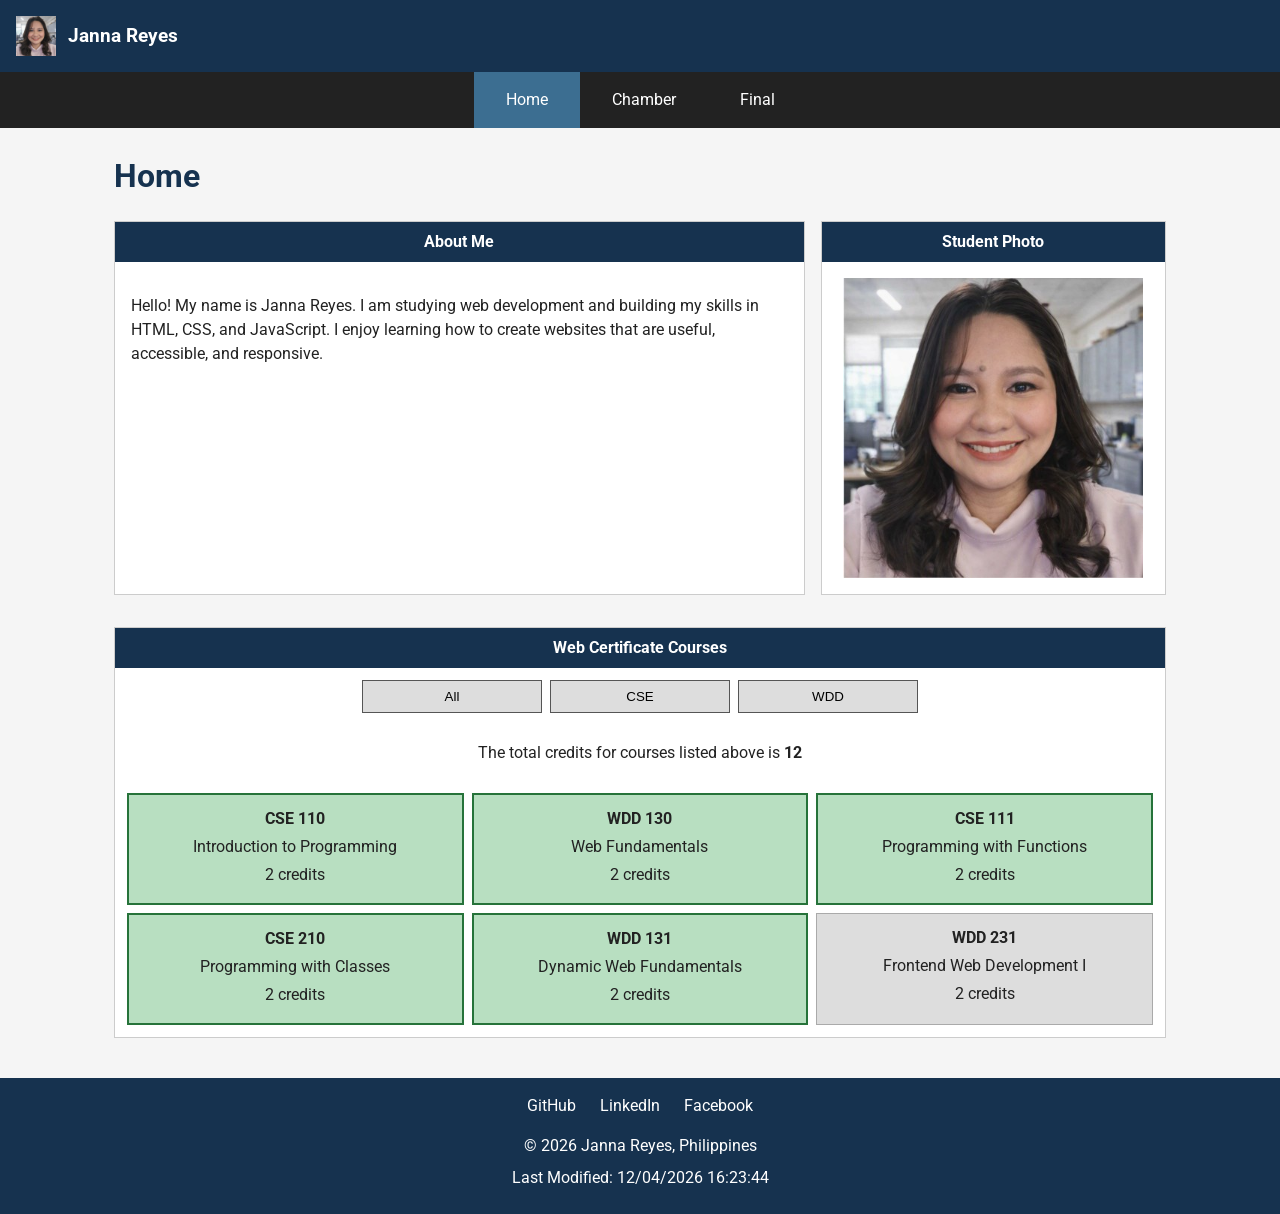
<file: index.html>
<!DOCTYPE html>
<html lang="en">

<head>
    <meta charset="UTF-8">
    <meta name="description" content="Janna Reyes WDD231 course home page">
    <meta name="author" content="Janna Reyes">
    <meta name="viewport" content="width=device-width, initial-scale=1.0">

    <title>Janna Reyes | WDD231</title>

    <link rel="stylesheet" href="styles/small.css">
    <link rel="stylesheet" href="styles/larger.css">

    <script src="scripts/main.js" defer></script>
</head>

<body>

    <header>
        <div class="site-name">
            <img src="images/logo.jpg" alt="Janna Reyes logo" width="40" height="40">
            <span>Janna Reyes</span>
        </div>

        <button id="menuButton" class="hamburger" aria-label="Open navigation menu" aria-expanded="false">
            ☰
        </button>
    </header>

    <nav>
        <ul id="navMenu">
            <li>
                <a href="index.html" class="active">Home</a>
            </li>
            <li>
                <a href="chamber.html">Chamber</a>
            </li>
            <li>
                <a href="final.html">Final</a>
            </li>
        </ul>
    </nav>

    <main>

        <h1>Home</h1>

        <div class="home-grid">

            <section class="about">
                <h2>About Me</h2>

                <div class="about-content">
                    <p>
                        Hello! My name is Janna Reyes. I am studying web development
                        and building my skills in HTML, CSS, and JavaScript. I enjoy
                        learning how to create websites that are useful, accessible,
                        and responsive.
                    </p>
                </div>
            </section>

            <section class="photo">
                <h2>Student Photo</h2>

                <img src="images/logo.jpg" alt="Photo of Janna Reyes" width="300" height="300">
            </section>

            <section class="certificate">
                <h2>Web Certificate Courses</h2>

                <div class="course-buttons">
                    <button id="allBtn">All</button>
                    <button id="cseBtn">CSE</button>
                    <button id="wddBtn">WDD</button>
                </div>

                <p class="credits">
                    The total credits for courses listed above is
                    <strong id="totalCredits">0</strong>
                </p>

                <div id="courses" class="courses"></div>
            </section>

        </div>

    </main>

    <footer>

        <div class="social-links">
            <a href="https://github.com/" target="_blank" rel="noopener noreferrer">
                GitHub
            </a>

            <a href="https://www.linkedin.com/" target="_blank" rel="noopener noreferrer">
                LinkedIn
            </a>

            <a href="https://www.facebook.com/" target="_blank" rel="noopener noreferrer">
                Facebook
            </a>
        </div>

        <p>
            &copy; <span id="year"></span> Janna Reyes, Philippines
        </p>

        <p id="lastModified"></p>

    </footer>

</body>

</html>
</file>
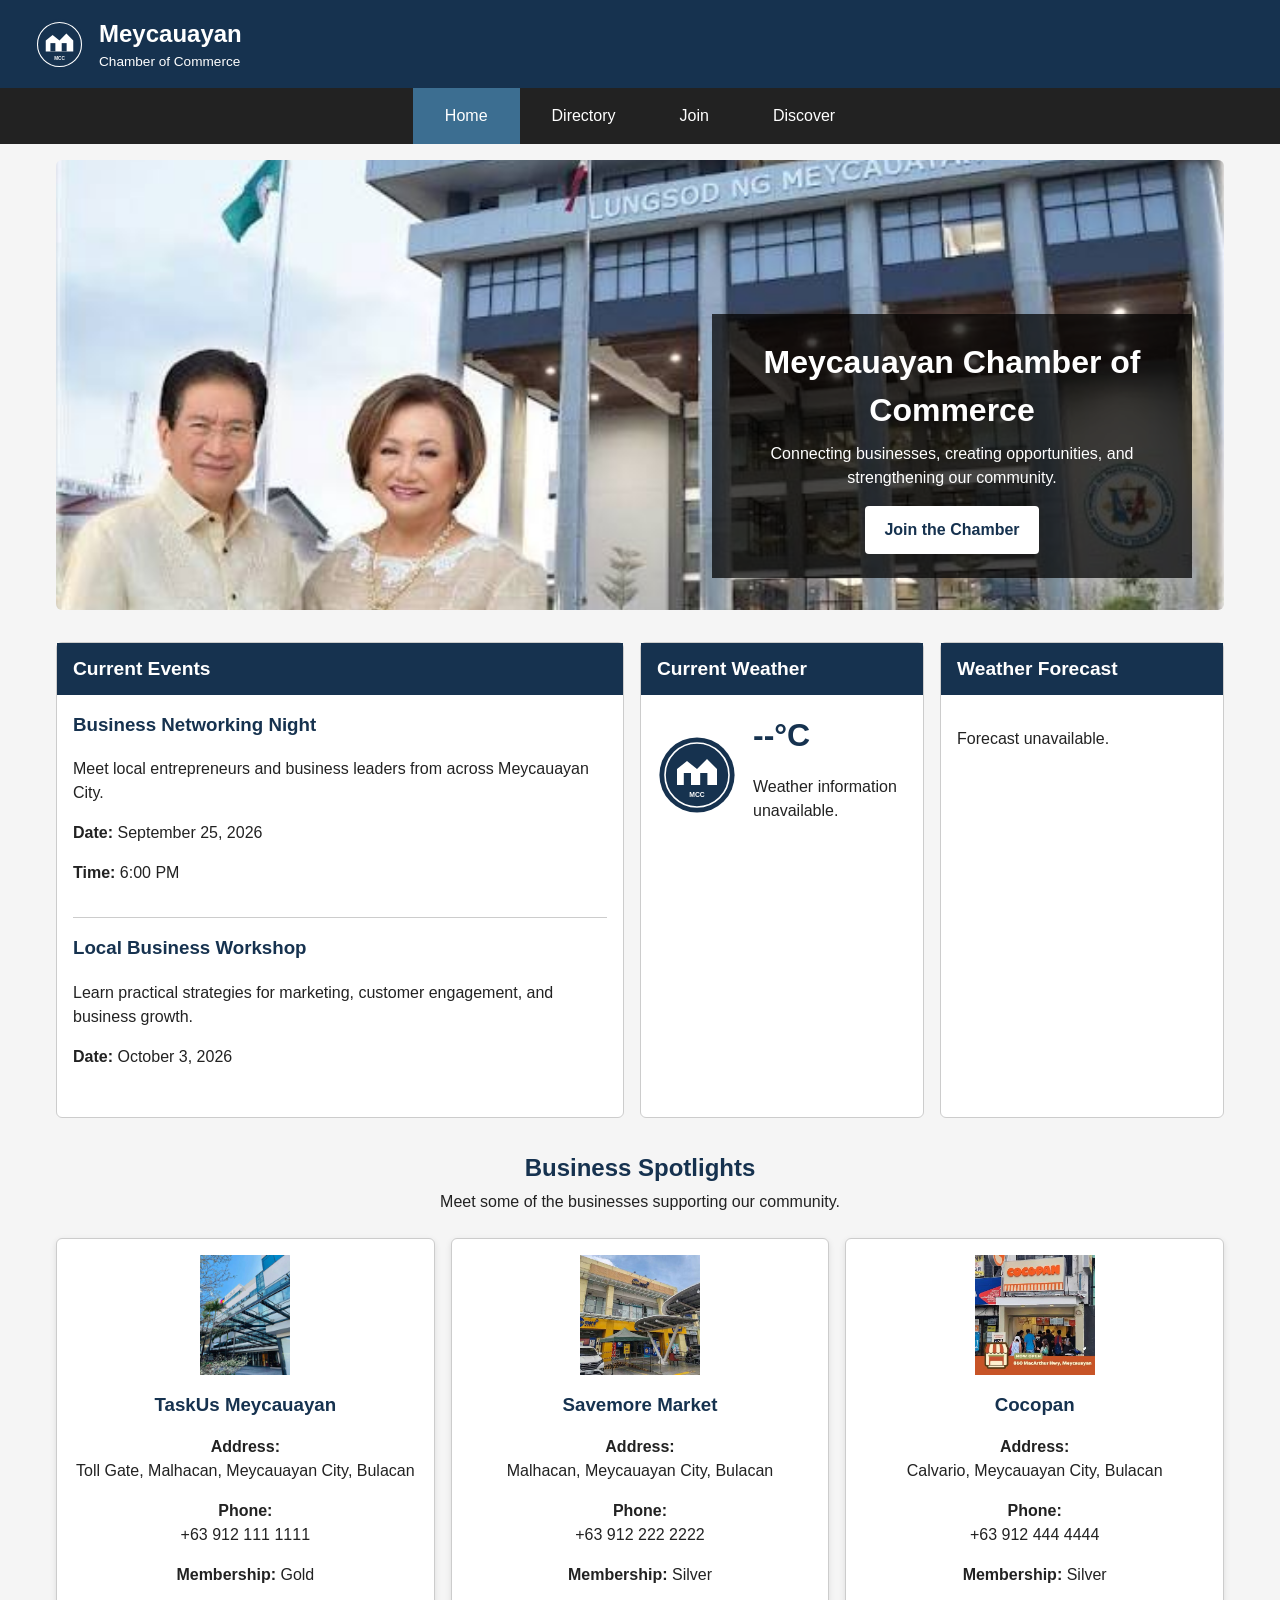
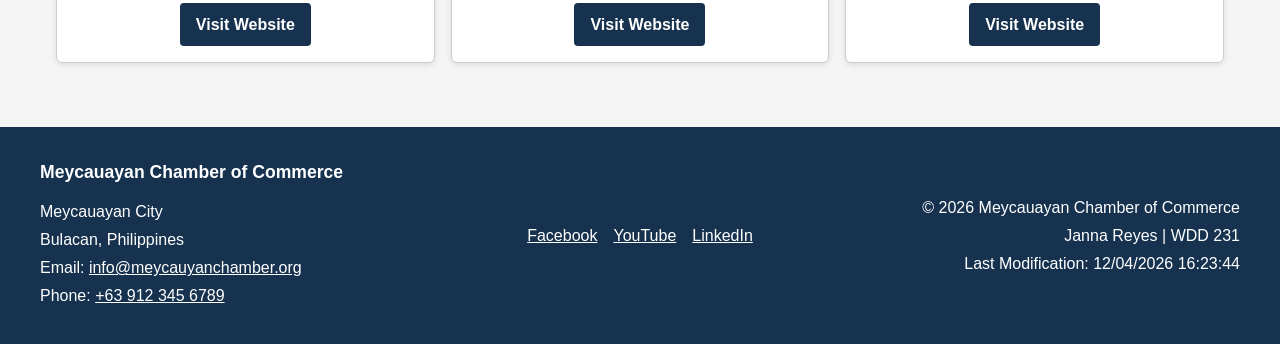
<file: chamber/index.html>
<!DOCTYPE html>
<html lang="en">

<head>
    <meta charset="UTF-8">
    <meta name="viewport" content="width=device-width, initial-scale=1.0">

    <meta name="description"
        content="Welcome to the Meycauayan Chamber of Commerce. Discover local businesses, community events, weather, and opportunities in Meycauayan City, Bulacan.">

    <meta name="author" content="Janna Reyes">

    <title>Meycauayan Chamber of Commerce | Home</title>

    <!-- Favicon -->
    <link rel="icon" href="images/chamber-logo.svg" type="image/svg+xml">

    <!-- Open Graph -->
    <meta property="og:title" content="Meycauayan Chamber of Commerce">

    <meta property="og:description"
        content="Supporting businesses and strengthening the community of Meycauayan City, Bulacan.">

    <meta property="og:image" content="https://jannareyes04.github.io/wdd231/chamber/images/hero-meycauayan.jpg">

    <meta property="og:url" content="https://jannareyes04.github.io/wdd231/chamber/">

    <meta property="og:type" content="website">

    <!-- CSS -->
    <link rel="stylesheet" href="styles/normalize.css">
    <link rel="stylesheet" href="styles/small.css">
    <link rel="stylesheet" href="styles/larger.css">

    <!-- JavaScript -->
    <script src="scripts/home.js" defer></script>
</head>

<body>

    <!-- HEADER -->

    <header>

        <div class="brand">

            <img src="images/chamber-logo.svg" alt="Meycauayan Chamber of Commerce logo" width="60" height="60">

            <div class="brand-name">
                <span>Meycauayan</span>
                <p>Chamber of Commerce</p>
            </div>

        </div>

        <button id="menuButton" class="hamburger" type="button" aria-label="Open navigation menu" aria-expanded="false"
            aria-controls="navMenu">
            ☰
        </button>

    </header>


    <!-- NAVIGATION -->

    <nav>

        <ul id="navMenu">

            <li>
                <a href="index.html" class="active">Home</a>
            </li>

            <li>
                <a href="directory.html">Directory</a>
            </li>

            <li>
                <a href="join.html">Join</a>
            </li>

            <li>
                <a href="discover.html">Discover</a>
            </li>

        </ul>

    </nav>


    <main class="home-main">

        <!-- HERO -->

        <section class="hero">

            <img src="images/hero-meycauayan.jpg" alt="View of Meycauayan City, Bulacan" width="1200" height="500">

            <div class="hero-content">

                <h1>Meycauayan Chamber of Commerce</h1>

                <p>
                    Connecting businesses, creating opportunities,
                    and strengthening our community.
                </p>

                <a href="join.html" class="cta-button">
                    Join the Chamber
                </a>

            </div>

        </section>


        <!-- HOME CONTENT -->

        <section class="home-content">

            <!-- EVENTS -->

            <article class="home-card events">

                <h2>Current Events</h2>

                <div class="event">

                    <h3>Business Networking Night</h3>

                    <p>
                        Meet local entrepreneurs and business leaders
                        from across Meycauayan City.
                    </p>

                    <p>
                        <strong>Date:</strong>
                        September 25, 2026
                    </p>

                    <p>
                        <strong>Time:</strong>
                        6:00 PM
                    </p>

                </div>

                <div class="event">

                    <h3>Local Business Workshop</h3>

                    <p>
                        Learn practical strategies for marketing,
                        customer engagement, and business growth.
                    </p>

                    <p>
                        <strong>Date:</strong>
                        October 3, 2026
                    </p>

                </div>

            </article>


            <!-- CURRENT WEATHER -->

            <article class="home-card weather">

                <h2>Current Weather</h2>

                <div class="current-weather">

                    <img id="weatherIcon" src="images/chamber-logo.svg" alt="" width="80" height="80">

                    <div>

                        <p class="temperature">
                            <span id="currentTemp">--</span>°C
                        </p>

                        <p id="weatherDescription">
                            Loading weather...
                        </p>

                    </div>

                </div>

            </article>


            <!-- FORECAST -->

            <article class="home-card forecast">

                <h2>Weather Forecast</h2>

                <div id="forecastContainer">

                    <p>
                        Loading forecast...
                    </p>

                </div>

            </article>

        </section>


        <!-- MEMBER SPOTLIGHTS -->

        <section class="spotlight-section">

            <h2>Business Spotlights</h2>

            <p class="spotlight-intro">
                Meet some of the businesses supporting our community.
            </p>

            <div id="spotlights" class="spotlight-container">

                <!-- Generated by JavaScript -->

            </div>

        </section>

    </main>


    <!-- FOOTER -->

    <footer>

        <div class="footer-container">

            <div class="contact-info">

                <h2>Meycauayan Chamber of Commerce</h2>

                <p>Meycauayan City</p>
                <p>Bulacan, Philippines</p>

                <p>
                    Email:
                    <a href="mailto:info@meycauyanchamber.org">
                        info@meycauyanchamber.org
                    </a>
                </p>

                <p>
                    Phone:
                    <a href="tel:+639123456789">
                        +63 912 345 6789
                    </a>
                </p>

            </div>


            <div class="social-links">

                <a href="https://www.facebook.com/" target="_blank" rel="noopener noreferrer">
                    Facebook
                </a>

                <a href="https://www.youtube.com/" target="_blank" rel="noopener noreferrer">
                    YouTube
                </a>

                <a href="https://www.linkedin.com/" target="_blank" rel="noopener noreferrer">
                    LinkedIn
                </a>

            </div>


            <div class="development-info">

                <p>
                    © <span id="currentYear"></span>
                    Meycauayan Chamber of Commerce
                </p>

                <p>Janna Reyes | WDD 231</p>

                <p id="lastModified"></p>

            </div>

        </div>

    </footer>

</body>

</html>
</file>
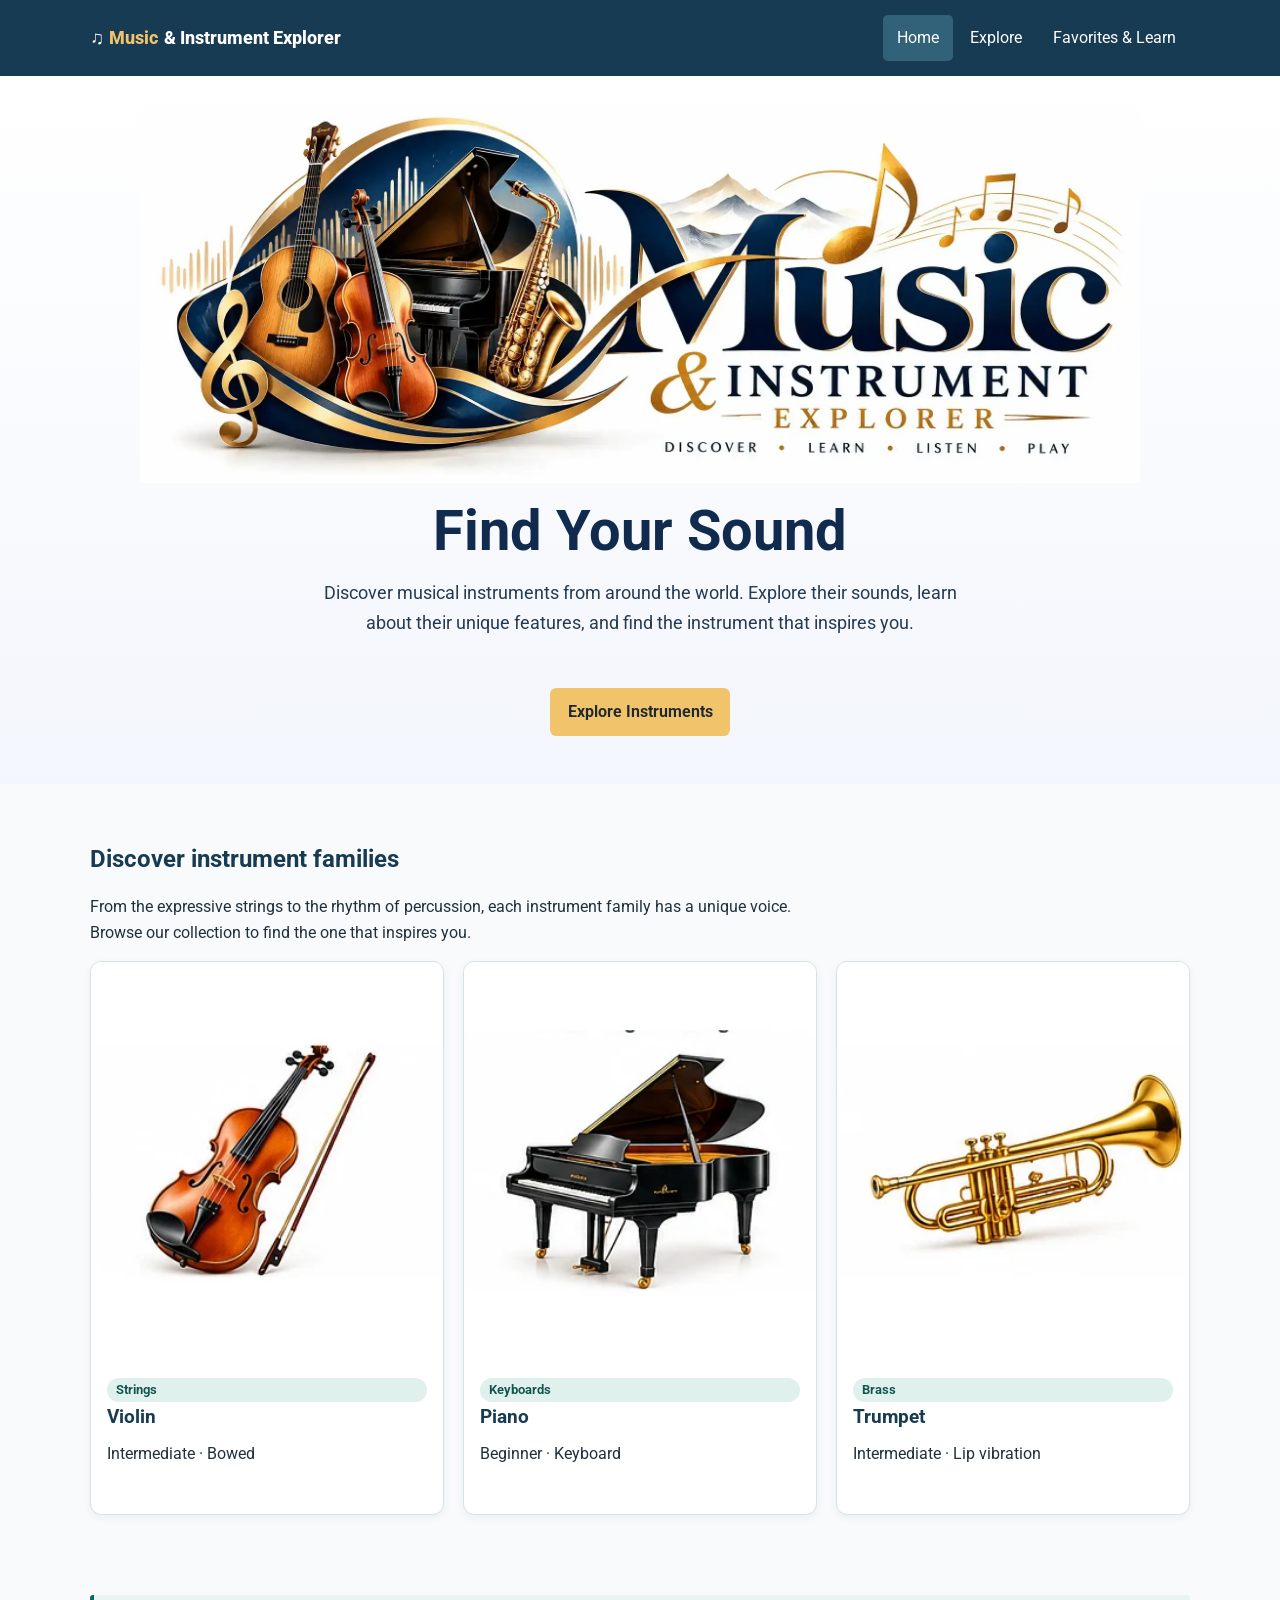
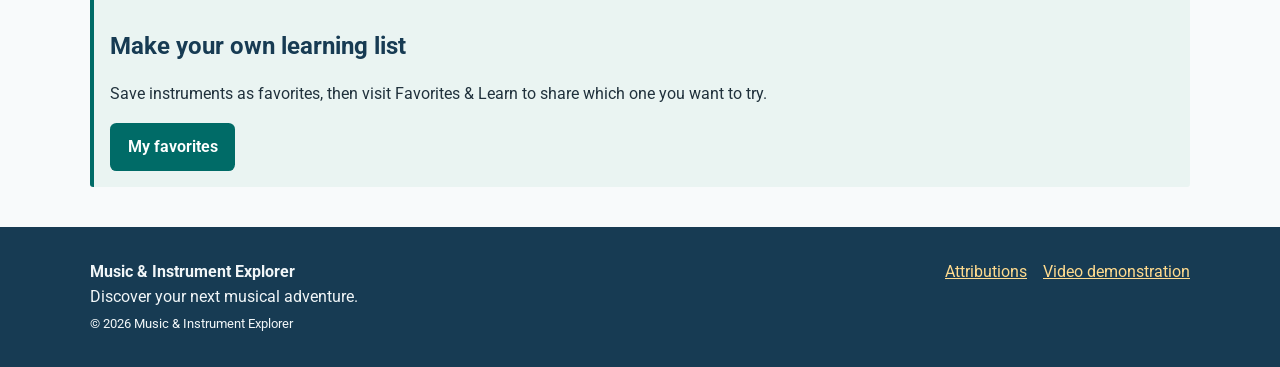
<file: final/index.html>
<!DOCTYPE html>
<html lang="en">


<head>
    <meta charset="utf-8">
    <meta name="viewport" content="width=device-width, initial-scale=1.0">

    <title>Home | Music &amp; Instrument Explorer</title>

    <meta name="description"
        content="Discover 20 musical instruments, explore their sounds and families, and find the perfect instrument to begin your musical journey.">

    <meta name="author" content="Janna Reyes">

    <!-- Open Graph Metadata -->
    <meta property="og:type" content="website">

    <meta property="og:title" content="Home | Music &amp; Instrument Explorer">

    <meta property="og:description"
        content="Discover musical instruments, explore their unique features, and find the sound that inspires you.">

    <meta property="og:image" content="https://jannareyes04.github.io/wdd231/final/images/music-logo.webp">

    <meta property="og:url" content="https://jannareyes04.github.io/wdd231/final/">

    <!-- Favicon -->
    <link rel="icon" href="images/favicon.svg" type="image/svg+xml">

    <!-- Google Fonts -->
    <link rel="preconnect" href="https://fonts.googleapis.com">

    <link rel="preconnect" href="https://fonts.gstatic.com" crossorigin>

    <link href="https://fonts.googleapis.com/css2?family=Roboto:wght@400;500;700&display=swap" rel="stylesheet">

    <!-- CSS -->
    <link rel="stylesheet" href="styles/base.css">
    <link rel="stylesheet" href="styles/responsive.css">

    <!-- JavaScript -->
    <script type="module" src="scripts/home.js"></script>
</head>


<body>
    <a class="skip" href="#main">
        Skip to main content
    </a>
    <header class="site-header">
        <div class="container header-inner">
            <a class="brand" href="index.html">
                ♫
                <span>
                    Music
                </span>
                &amp; Instrument Explorer
            </a>
            <button aria-controls="primary-nav" aria-expanded="false" aria-label="Toggle navigation" class="menu-toggle"
                type="button">
                ☰
            </button>
            <nav aria-label="Main navigation" id="primary-nav">
                <ul>
                    <li>
                        <a data-page="index" href="index.html">
                            Home
                        </a>
                    </li>
                    <li>
                        <a data-page="explore" href="explore.html">
                            Explore
                        </a>
                    </li>
                    <li>
                        <a data-page="favorites" href="favorites.html">
                            Favorites &amp; Learn
                        </a>
                    </li>
                </ul>
            </nav>
        </div>
    </header>
    <main id="main">
        <section class="hero">
            <div class="container hero-content">

                <img src="images/music-logo.webp" alt="Music and Instrument Explorer logo featuring musical instruments"
                    class="hero-logo" width="1536" height="768" fetchpriority="high">

                <h1>Find Your Sound</h1>

                <p>
                    Discover musical instruments from around the world.
                    Explore their sounds, learn about their unique
                    features, and find the instrument that inspires you.
                </p>

                <a href="explore.html" class="button">
                    Explore Instruments
                </a>

            </div>
        </section>
        <section class="container">
            <h2>
                Discover instrument families
            </h2>
            <p class="intro">
                From the expressive strings to the rhythm of percussion, each instrument family has a unique voice.
                Browse our collection to find the one that inspires you.
            </p>
            <div aria-live="polite" class="cards" id="featured">
            </div>
        </section>
        <section class="container">
            <div class="notice">
                <h2>
                    Make your own learning list
                </h2>
                <p>
                    Save instruments as favorites, then visit Favorites &amp; Learn to share which one you want to try.
                </p>
                <a class="button" href="favorites.html">
                    My favorites
                </a>
            </div>
        </section>
    </main>
    <footer class="site-footer">
        <div class="container footer-inner">
            <div>
                <strong>
                    Music &amp; Instrument Explorer
                </strong>
                <div>
                    Discover your next musical adventure.
                </div>
                <small>
                    ©
                    <span id="year">
                    </span>
                    Music &amp; Instrument Explorer
                </small>
            </div>
            <div class="footer-links">
                <a href="attributions.html">
                    Attributions
                </a>
                <a data-video-link="" href="https://youtu.be/FtwX4dwDrbc">
                    Video demonstration
                </a>
            </div>
        </div>
    </footer>
</body>

</html>
</file>
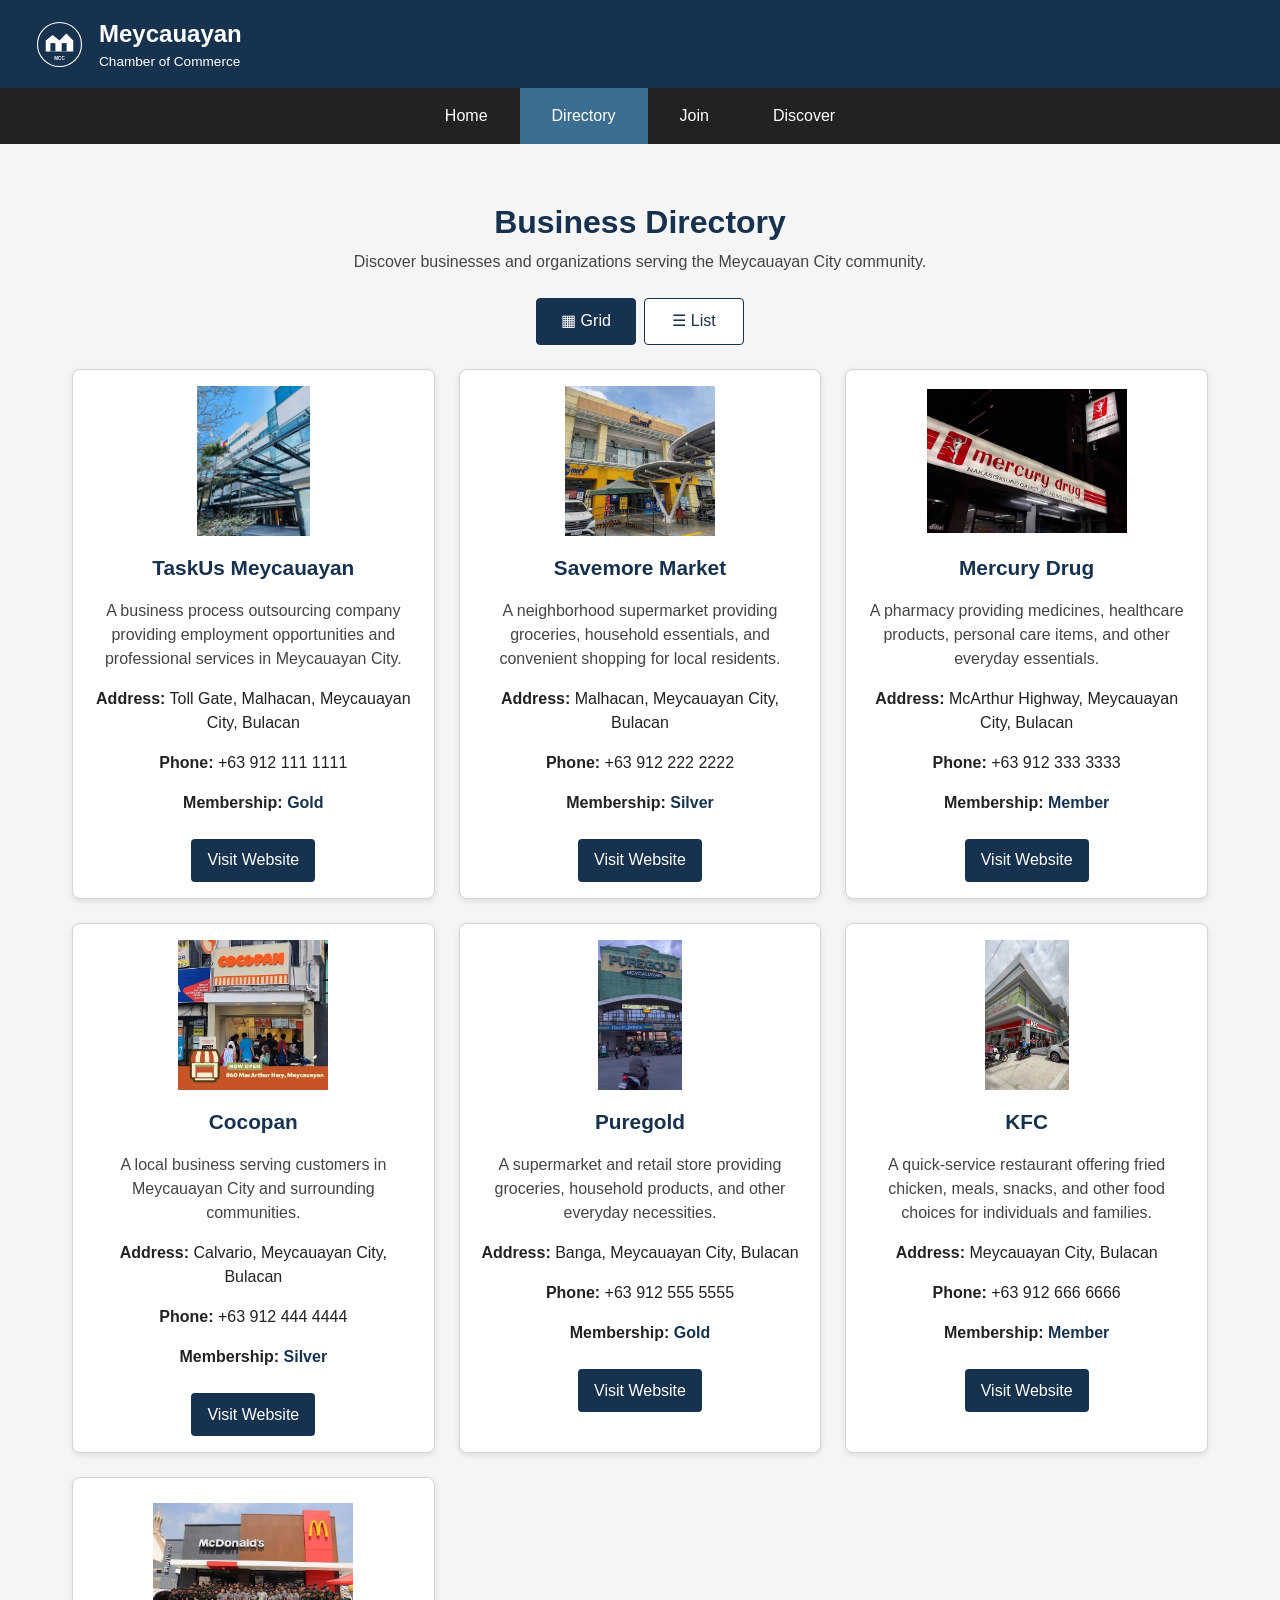
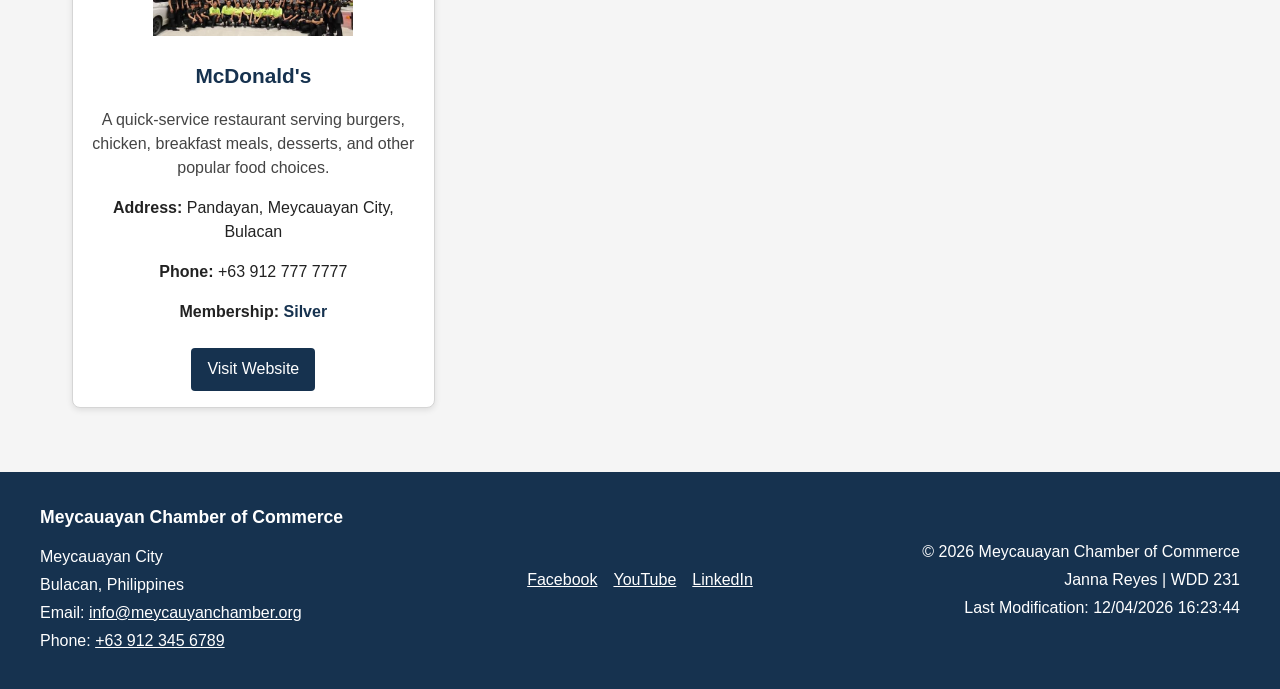
<file: chamber/directory.html>
<!DOCTYPE html>
<html lang="en">

<head>
    <meta charset="UTF-8">
    <meta name="viewport" content="width=device-width, initial-scale=1.0">

    <meta name="description"
        content="Explore local businesses and organizations in the Meycauayan Chamber of Commerce directory.">

    <meta name="author" content="Janna Reyes">

    <title>Meycauayan Chamber of Commerce | Directory</title>

    <!-- Favicon -->
    <link rel="icon" href="images/chamber-logo.svg" type="image/svg+xml">

    <!-- Facebook Open Graph Meta Tags -->
    <meta property="og:title" content="Meycauayan Chamber of Commerce | Business Directory">

    <meta property="og:description"
        content="Discover businesses and organizations serving Meycauayan City, Bulacan through the Meycauayan Chamber of Commerce.">

    <meta property="og:image" content="https://jannareyes04.github.io/wdd231/chamber/images/chamber-logo.svg">

    <meta property="og:url" content="https://jannareyes04.github.io/wdd231/chamber/directory.html">

    <meta property="og:type" content="website">

    <!-- CSS -->
    <link rel="stylesheet" href="styles/normalize.css">
    <link rel="stylesheet" href="styles/small.css">
    <link rel="stylesheet" href="styles/larger.css">

    <!-- JavaScript -->
    <script src="scripts/directory.js" defer></script>
</head>

<body>

    <header>

        <div class="brand">

            <img src="images/chamber-logo.svg" alt="Meycauayan Chamber of Commerce logo" width="60" height="60">

            <div class="brand-name">
                <span>Meycauayan</span>
                <p>Chamber of Commerce</p>
            </div>

        </div>

        <button id="menuButton" class="hamburger" type="button" aria-label="Open navigation menu" aria-expanded="false"
            aria-controls="navMenu">
            ☰
        </button>

    </header>


    <!-- NAVIGATION -->

    <nav>

        <ul id="navMenu">

            <li>
                <a href="index.html">Home</a>
            </li>

            <li>
                <a href="directory.html" class="active">Directory</a>
            </li>

            <li>
                <a href="join.html">Join</a>
            </li>

            <li>
                <a href="discover.html">Discover</a>
            </li>

        </ul>

    </nav>


    <!-- MAIN CONTENT -->

    <main>

        <h1>Business Directory</h1>

        <p class="directory-intro">
            Discover businesses and organizations serving the
            Meycauayan City community.
        </p>


        <!-- GRID / LIST BUTTONS -->

        <div class="view-buttons">

            <button id="gridButton" class="active-view" type="button" aria-label="Display businesses in grid view"
                aria-pressed="true">
                ▦ Grid
            </button>

            <button id="listButton" type="button" aria-label="Display businesses in list view" aria-pressed="false">
                ☰ List
            </button>

        </div>


        <!--
            Business information is generated
            dynamically from members.json
        -->

        <section id="members" class="member-grid" aria-label="Chamber members">
        </section>

    </main>


    <!-- FOOTER -->

    <footer>

        <div class="footer-container">

            <div class="contact-info">

                <h2>Meycauayan Chamber of Commerce</h2>

                <p>Meycauayan City</p>
                <p>Bulacan, Philippines</p>

                <p>
                    Email:
                    <a href="mailto:info@meycauyanchamber.org">
                        info@meycauyanchamber.org
                    </a>
                </p>

                <p>
                    Phone:
                    <a href="tel:+639123456789">
                        +63 912 345 6789
                    </a>
                </p>

            </div>


            <div class="social-links">

                <a href="https://www.facebook.com/" target="_blank" rel="noopener noreferrer" aria-label="Facebook">
                    Facebook
                </a>

                <a href="https://www.youtube.com/" target="_blank" rel="noopener noreferrer" aria-label="YouTube">
                    YouTube
                </a>

                <a href="https://www.linkedin.com/" target="_blank" rel="noopener noreferrer" aria-label="LinkedIn">
                    LinkedIn
                </a>

            </div>


            <div class="development-info">

                <p>
                    © <span id="currentYear"></span>
                    Meycauayan Chamber of Commerce
                </p>

                <p>
                    Janna Reyes | WDD 231
                </p>

                <p id="lastModified"></p>

            </div>

        </div>

    </footer>

</body>

</html>
</file>
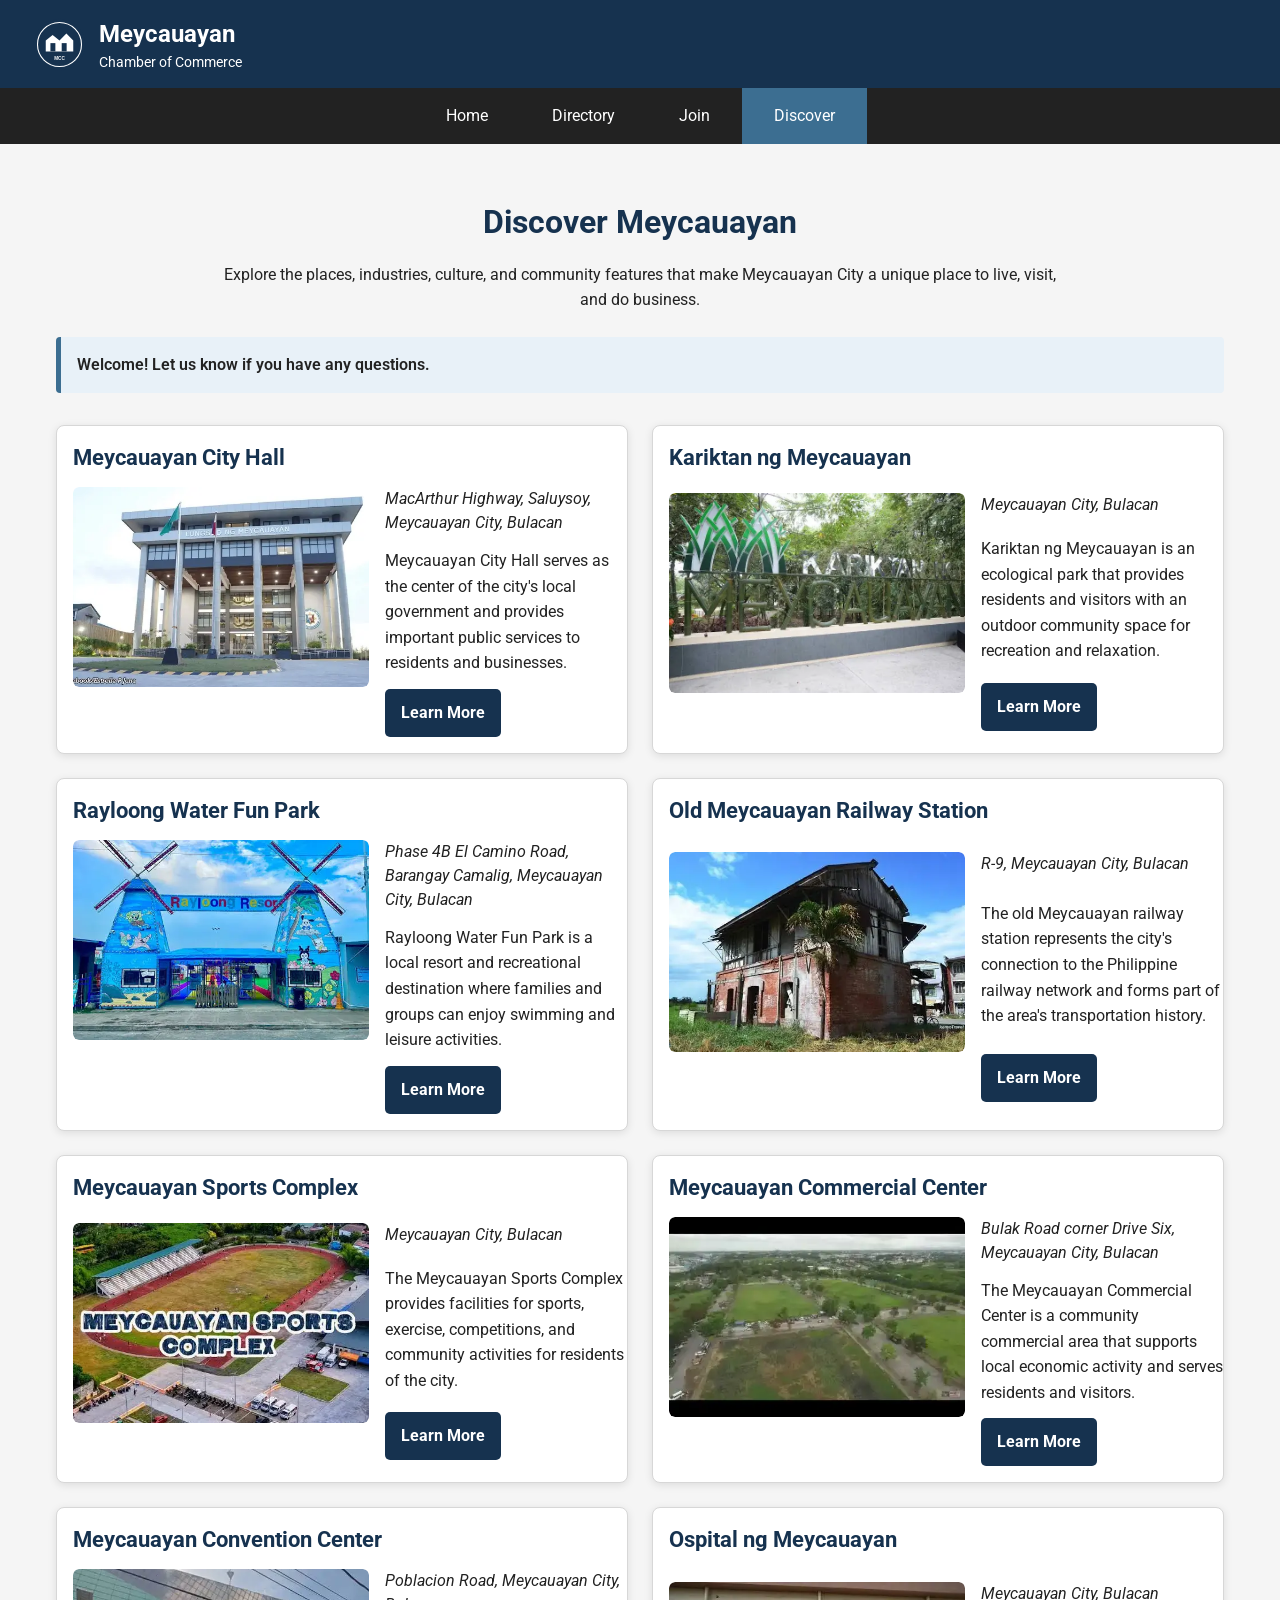
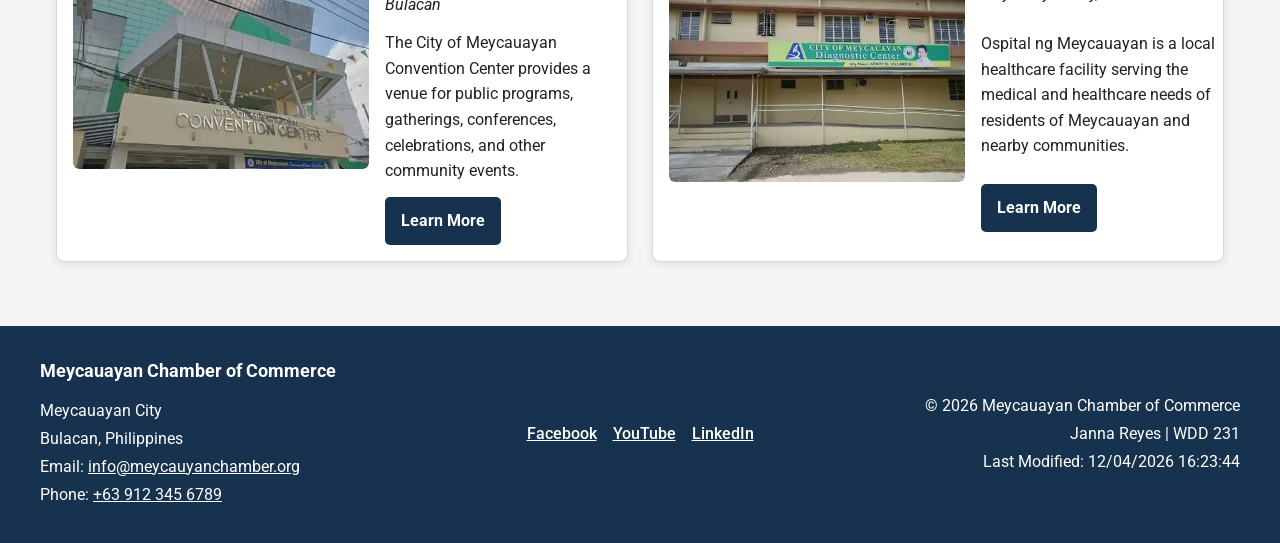
<file: chamber/discover.html>
<!DOCTYPE html>
<html lang="en">

<head>
    <meta charset="UTF-8">
    <meta name="viewport" content="width=device-width, initial-scale=1.0">

    <meta name="description"
        content="Discover attractions, industries, culture, and community features of Meycauayan City, Bulacan.">

    <meta name="author" content="Janna Reyes">

    <title>Discover Meycauayan | Meycauayan Chamber of Commerce</title>

    <link rel="icon" href="images/chamber-logo.svg" type="image/svg+xml">

    <!-- Open Graph -->
    <meta property="og:title" content="Discover Meycauayan | Meycauayan Chamber of Commerce">

    <meta property="og:description"
        content="Explore attractions, industries, culture, and community features of Meycauayan City, Bulacan.">

    <meta property="og:image" content="https://jannareyes04.github.io/wdd231/chamber/images/chamber-logo.svg">

    <meta property="og:url" content="https://jannareyes04.github.io/wdd231/chamber/discover.html">

    <meta property="og:type" content="website">

    <!-- Google Fonts -->
    <link rel="preconnect" href="https://fonts.googleapis.com">
    <link rel="preconnect" href="https://fonts.gstatic.com" crossorigin>
    <link href="https://fonts.googleapis.com/css2?family=Roboto:wght@400;500;600;700&display=swap" rel="stylesheet">

    <!-- Styles -->
    <link rel="stylesheet" href="styles/normalize.css">
    <link rel="stylesheet" href="styles/small.css">
    <link rel="stylesheet" href="styles/larger.css">

    <!-- Discover JavaScript Module -->
    <script type="module" src="scripts/discover.js"></script>
</head>


<body>

    <!-- ======================================
         HEADER
         ====================================== -->

    <header>

        <div class="brand">

            <img src="images/chamber-logo.svg" alt="Meycauayan Chamber of Commerce logo" width="60" height="60">

            <div class="brand-name">
                <span>Meycauayan</span>
                <p>Chamber of Commerce</p>
            </div>

        </div>


        <button id="menuButton" class="hamburger" type="button" aria-label="Open navigation menu" aria-expanded="false"
            aria-controls="navMenu">
            ☰
        </button>

    </header>


    <!-- ======================================
         NAVIGATION
         ====================================== -->

    <nav>

        <ul id="navMenu">

            <li>
                <a href="index.html">
                    Home
                </a>
            </li>

            <li>
                <a href="directory.html">
                    Directory
                </a>
            </li>

            <li>
                <a href="join.html">
                    Join
                </a>
            </li>

            <li>
                <a href="discover.html" class="active">
                    Discover
                </a>
            </li>

        </ul>

    </nav>


    <!-- ======================================
         MAIN
         ====================================== -->

    <main class="discover-main">

        <h1>Discover Meycauayan</h1>

        <p class="discover-intro">
            Explore the places, industries, culture, and community
            features that make Meycauayan City a unique place to
            live, visit, and do business.
        </p>


        <!-- Visitor Message -->

        <aside id="visit-message" class="visit-message" aria-live="polite">
        </aside>


        <!-- Discover Cards -->

        <section class="discover-grid" id="discover-grid" aria-label="Places to discover in Meycauayan">

            <!--
                The 8 discover cards will be
                generated by discover.js
            -->

        </section>

    </main>


    <!-- ======================================
         FOOTER
         ====================================== -->

    <footer>

        <div class="footer-container">

            <div class="contact-info">

                <h2>Meycauayan Chamber of Commerce</h2>

                <p>Meycauayan City</p>
                <p>Bulacan, Philippines</p>

                <p>
                    Email:
                    <a href="mailto:info@meycauyanchamber.org">
                        info@meycauyanchamber.org
                    </a>
                </p>

                <p>
                    Phone:
                    <a href="tel:+639123456789">
                        +63 912 345 6789
                    </a>
                </p>

            </div>


            <div class="social-links">

                <a href="https://www.facebook.com/" target="_blank" rel="noopener noreferrer">
                    Facebook
                </a>

                <a href="https://www.youtube.com/" target="_blank" rel="noopener noreferrer">
                    YouTube
                </a>

                <a href="https://www.linkedin.com/" target="_blank" rel="noopener noreferrer">
                    LinkedIn
                </a>

            </div>


            <div class="development-info">

                <p>
                    © <span id="currentYear"></span>
                    Meycauayan Chamber of Commerce
                </p>

                <p>
                    Janna Reyes | WDD 231
                </p>

                <p id="lastModified"></p>

            </div>

        </div>

    </footer>

</body>

</html>
</file>
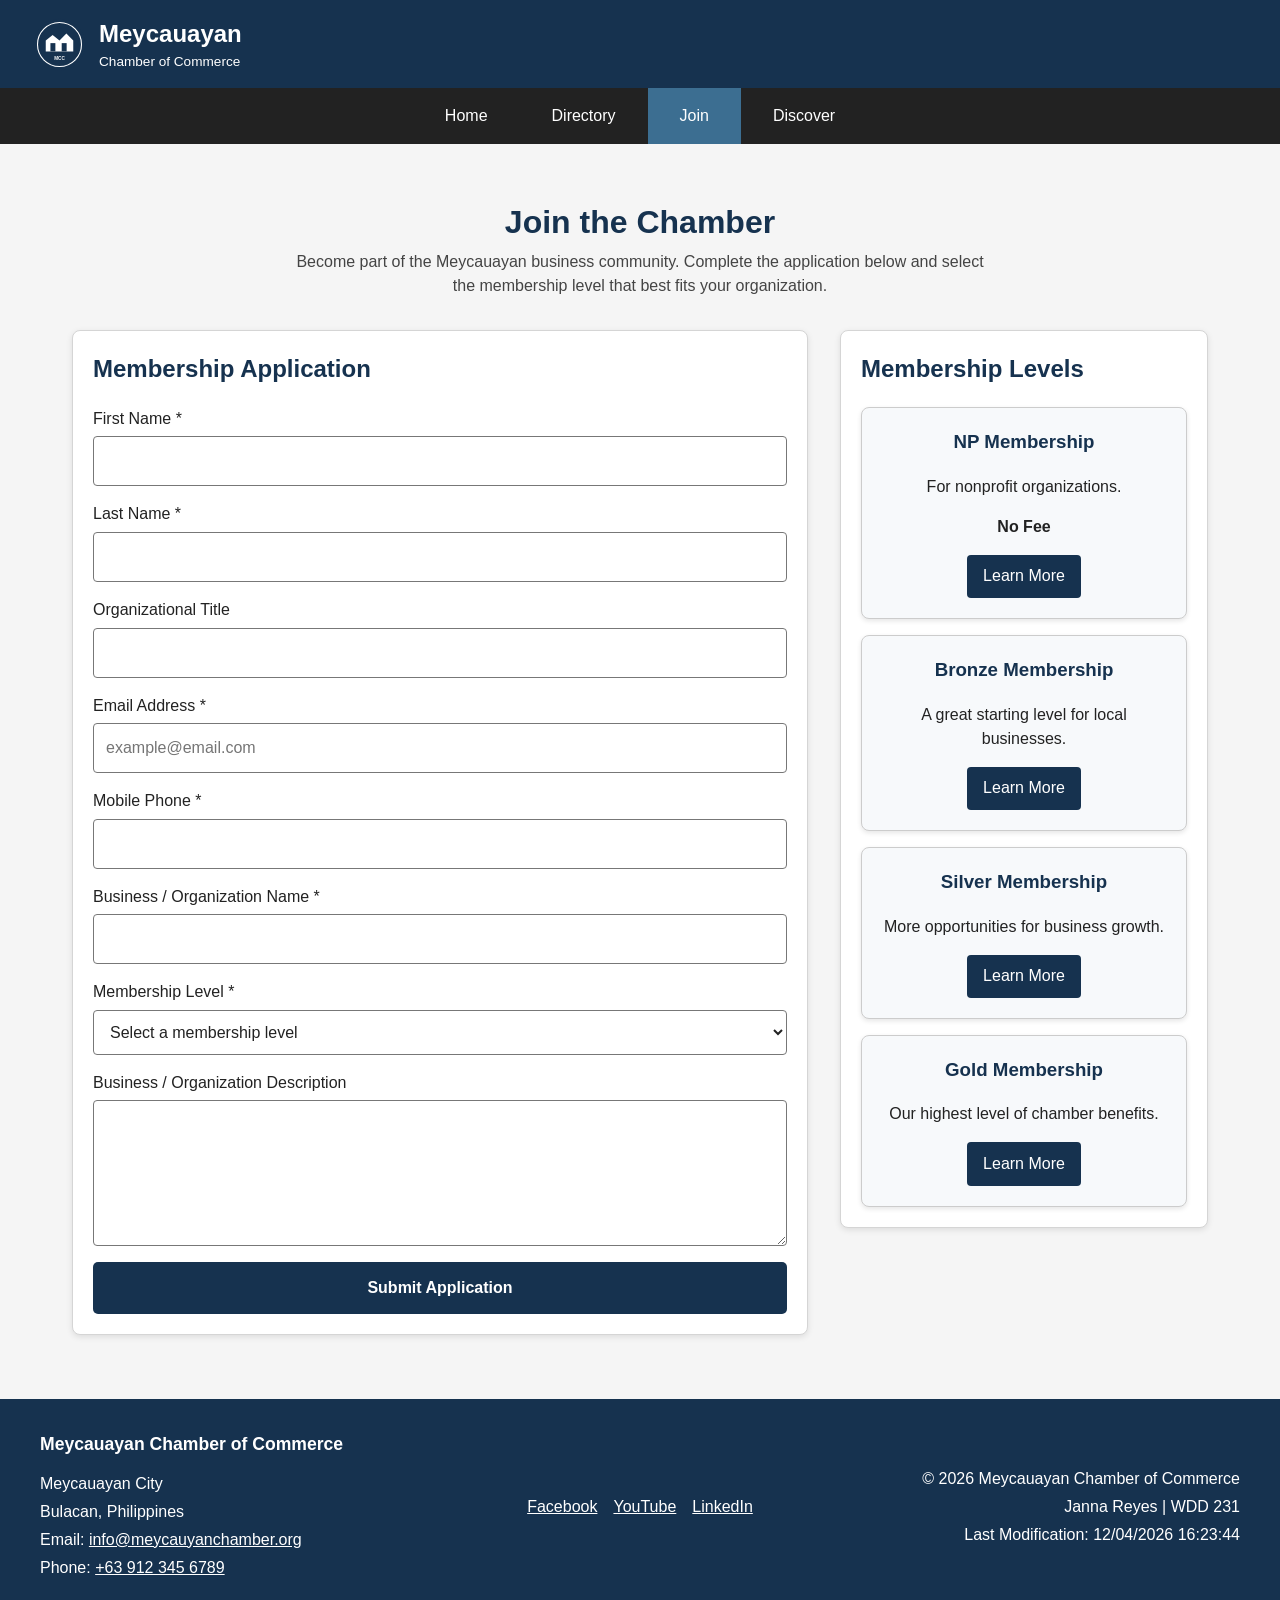
<file: chamber/join.html>
<!DOCTYPE html>
<html lang="en">

<head>
    <meta charset="UTF-8">
    <meta name="viewport" content="width=device-width, initial-scale=1.0">

    <meta name="description"
        content="Join the Meycauayan Chamber of Commerce and connect your business with opportunities, resources, and the local business community.">

    <meta name="author" content="Janna Reyes">

    <title>Meycauayan Chamber of Commerce | Join</title>

    <link rel="icon" href="images/chamber-logo.svg" type="image/svg+xml">

    <meta property="og:title" content="Join | Meycauayan Chamber of Commerce">
    <meta property="og:description" content="Apply for membership in the Meycauayan Chamber of Commerce.">
    <meta property="og:image" content="https://jannareyes04.github.io/wdd231/chamber/images/chamber-logo.svg">
    <meta property="og:url" content="https://jannareyes04.github.io/wdd231/chamber/join.html">
    <meta property="og:type" content="website">

    <link rel="stylesheet" href="styles/normalize.css">
    <link rel="stylesheet" href="styles/small.css">
    <link rel="stylesheet" href="styles/larger.css">

    <script src="scripts/join.js" defer></script>
</head>

<body>

    <header>
        <div class="brand">
            <img src="images/chamber-logo.svg" alt="Meycauayan Chamber of Commerce logo" width="60" height="60">

            <div class="brand-name">
                <span>Meycauayan</span>
                <p>Chamber of Commerce</p>
            </div>
        </div>

        <button id="menuButton" class="hamburger" type="button" aria-label="Open navigation menu" aria-expanded="false"
            aria-controls="navMenu">
            ☰
        </button>
    </header>

    <nav>
        <ul id="navMenu">
            <li><a href="index.html">Home</a></li>
            <li><a href="directory.html">Directory</a></li>
            <li><a href="join.html" class="active">Join</a></li>
            <li><a href="discover.html">Discover</a></li>
        </ul>
    </nav>

    <main>

        <h1>Join the Chamber</h1>

        <p class="join-intro">
            Become part of the Meycauayan business community.
            Complete the application below and select the membership
            level that best fits your organization.
        </p>

        <div class="join-layout">

            <!-- APPLICATION FORM -->

            <section class="application-section">

                <h2>Membership Application</h2>

                <form method="get" action="thankyou.html" class="join-form">

                    <label>
                        First Name *
                        <input type="text" name="first" title="Enter your first name" autocomplete="given-name"
                            required>
                    </label>

                    <label>
                        Last Name *
                        <input type="text" name="last" title="Enter your last name" autocomplete="family-name" required>
                    </label>

                    <label>
                        Organizational Title
                        <input type="text" name="title"
                            title="Enter your organizational title using at least seven letters, hyphens, or spaces"
                            autocomplete="organization-title" pattern="[A-Za-z\s-]{7,}">
                    </label>

                    <label>
                        Email Address *
                        <input type="email" name="email" title="Enter your email address" autocomplete="email"
                            placeholder="example@email.com" required>
                    </label>

                    <label>
                        Mobile Phone *
                        <input type="tel" name="phone" title="Enter your mobile phone number" autocomplete="tel"
                            required>
                    </label>

                    <label>
                        Business / Organization Name *
                        <input type="text" name="organization" title="Enter the name of your business or organization"
                            autocomplete="organization" required>
                    </label>

                    <label>
                        Membership Level *
                        <select name="membership" title="Select a membership level" required>
                            <option value="" disabled selected>
                                Select a membership level
                            </option>
                            <option value="np">NP Membership</option>
                            <option value="bronze">Bronze Membership</option>
                            <option value="silver">Silver Membership</option>
                            <option value="gold">Gold Membership</option>
                        </select>
                    </label>

                    <label>
                        Business / Organization Description
                        <textarea name="description" title="Describe your business or organization" rows="5"></textarea>
                    </label>

                    <input type="hidden" name="timestamp" id="timestamp">

                    <button type="submit" class="submit-button">
                        Submit Application
                    </button>

                </form>

            </section>


            <!-- MEMBERSHIP LEVELS -->

            <section class="membership-section">

                <h2>Membership Levels</h2>

                <div class="membership-cards">

                    <article class="membership-card level-one">
                        <h3>NP Membership</h3>
                        <p>For nonprofit organizations.</p>
                        <p class="membership-price">No Fee</p>

                        <button type="button" class="learn-more" data-dialog="np-dialog">
                            Learn More
                        </button>
                    </article>

                    <article class="membership-card level-two">
                        <h3>Bronze Membership</h3>
                        <p>A great starting level for local businesses.</p>

                        <button type="button" class="learn-more" data-dialog="bronze-dialog">
                            Learn More
                        </button>
                    </article>

                    <article class="membership-card level-three">
                        <h3>Silver Membership</h3>
                        <p>More opportunities for business growth.</p>

                        <button type="button" class="learn-more" data-dialog="silver-dialog">
                            Learn More
                        </button>
                    </article>

                    <article class="membership-card level-four">
                        <h3>Gold Membership</h3>
                        <p>Our highest level of chamber benefits.</p>

                        <button type="button" class="learn-more" data-dialog="gold-dialog">
                            Learn More
                        </button>
                    </article>

                </div>

            </section>

        </div>


        <!-- MODALS -->

        <dialog id="np-dialog">
            <div class="dialog-content">
                <h2>NP Membership</h2>

                <p>
                    Designed for nonprofit organizations serving
                    Meycauayan City.
                </p>

                <ul>
                    <li>No membership fee</li>
                    <li>Chamber directory listing</li>
                    <li>Community networking opportunities</li>
                    <li>Access to selected chamber events</li>
                </ul>

                <button type="button" class="close-dialog">
                    Close
                </button>
            </div>
        </dialog>


        <dialog id="bronze-dialog">
            <div class="dialog-content">
                <h2>Bronze Membership</h2>

                <p>
                    Designed for businesses beginning their
                    involvement with the chamber.
                </p>

                <ul>
                    <li>Business directory listing</li>
                    <li>Networking events</li>
                    <li>Business training opportunities</li>
                    <li>Member event discounts</li>
                </ul>

                <button type="button" class="close-dialog">
                    Close
                </button>
            </div>
        </dialog>


        <dialog id="silver-dialog">
            <div class="dialog-content">
                <h2>Silver Membership</h2>

                <p>
                    Provides additional promotional opportunities
                    for growing businesses.
                </p>

                <ul>
                    <li>All Bronze benefits</li>
                    <li>Enhanced directory listing</li>
                    <li>Additional event discounts</li>
                    <li>Business spotlight opportunities</li>
                    <li>Training and workshops</li>
                </ul>

                <button type="button" class="close-dialog">
                    Close
                </button>
            </div>
        </dialog>


        <dialog id="gold-dialog">
            <div class="dialog-content">
                <h2>Gold Membership</h2>

                <p>
                    Provides our highest level of visibility
                    and chamber benefits.
                </p>

                <ul>
                    <li>All Silver benefits</li>
                    <li>Premium directory listing</li>
                    <li>Priority event discounts</li>
                    <li>Homepage spotlight opportunities</li>
                    <li>Advertising opportunities</li>
                    <li>Priority chamber event participation</li>
                </ul>

                <button type="button" class="close-dialog">
                    Close
                </button>
            </div>
        </dialog>

    </main>


    <footer>

        <div class="footer-container">

            <div class="contact-info">

                <h2>Meycauayan Chamber of Commerce</h2>

                <p>Meycauayan City</p>
                <p>Bulacan, Philippines</p>

                <p>
                    Email:
                    <a href="mailto:info@meycauyanchamber.org">
                        info@meycauyanchamber.org
                    </a>
                </p>

                <p>
                    Phone:
                    <a href="tel:+639123456789">
                        +63 912 345 6789
                    </a>
                </p>

            </div>

            <div class="social-links">

                <a href="https://www.facebook.com/" target="_blank" rel="noopener noreferrer">
                    Facebook
                </a>

                <a href="https://www.youtube.com/" target="_blank" rel="noopener noreferrer">
                    YouTube
                </a>

                <a href="https://www.linkedin.com/" target="_blank" rel="noopener noreferrer">
                    LinkedIn
                </a>

            </div>

            <div class="development-info">

                <p>
                    © <span id="currentYear"></span>
                    Meycauayan Chamber of Commerce
                </p>

                <p>Janna Reyes | WDD 231</p>

                <p id="lastModified"></p>

            </div>

        </div>

    </footer>

</body>

</html>
</file>
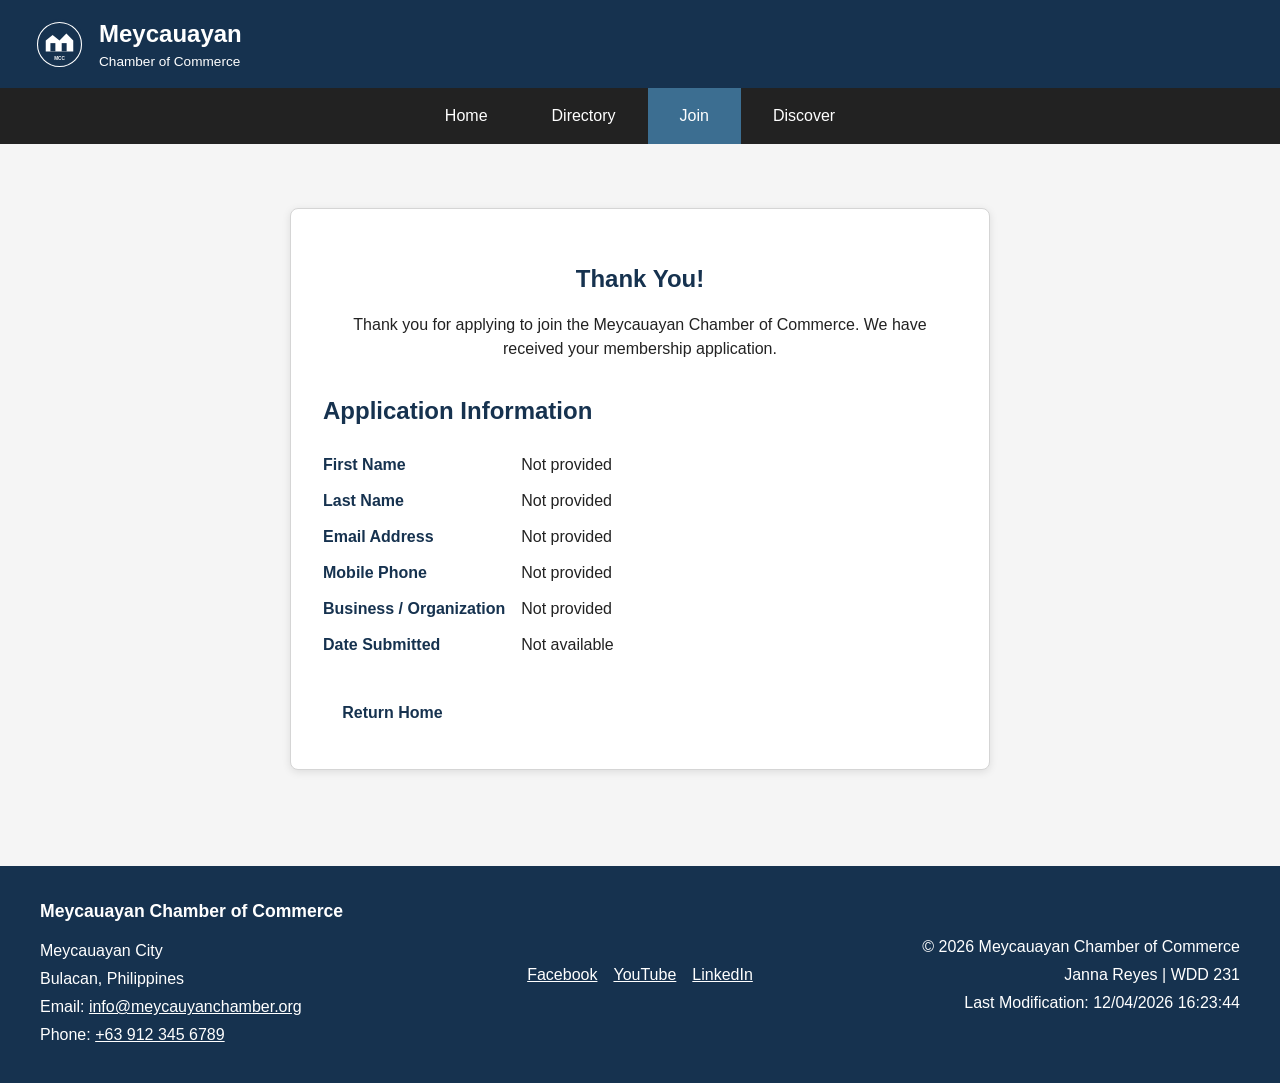
<file: chamber/thankyou.html>
<!DOCTYPE html>
<html lang="en">

<head>
    <meta charset="UTF-8">
    <meta name="viewport" content="width=device-width, initial-scale=1.0">

    <meta name="description" content="Thank you for applying to join the Meycauayan Chamber of Commerce.">

    <meta name="author" content="Janna Reyes">

    <title>Meycauayan Chamber of Commerce | Thank You</title>

    <link rel="icon" href="images/chamber-logo.svg" type="image/svg+xml">

    <link rel="stylesheet" href="styles/normalize.css">
    <link rel="stylesheet" href="styles/small.css">
    <link rel="stylesheet" href="styles/larger.css">

    <script src="scripts/thankyou.js" defer></script>
</head>

<body>

    <header>

        <div class="brand">

            <img src="images/chamber-logo.svg" alt="Meycauayan Chamber of Commerce logo" width="60" height="60">

            <div class="brand-name">
                <span>Meycauayan</span>
                <p>Chamber of Commerce</p>
            </div>

        </div>

        <button id="menuButton" class="hamburger" type="button" aria-label="Open navigation menu" aria-expanded="false"
            aria-controls="navMenu">
            ☰
        </button>

    </header>


    <nav>

        <ul id="navMenu">

            <li><a href="index.html">Home</a></li>

            <li>
                <a href="directory.html">Directory</a>
            </li>

            <li>
                <a href="join.html" class="active">Join</a>
            </li>

            <li>
                <a href="discover.html">Discover</a>
            </li>

        </ul>

    </nav>


    <main>

        <section class="thank-you">

            <h1>Thank You!</h1>

            <p>
                Thank you for applying to join the
                Meycauayan Chamber of Commerce.
                We have received your membership application.
            </p>

            <h2>Application Information</h2>

            <dl class="submitted-information">

                <dt>First Name</dt>
                <dd id="displayFirst"></dd>

                <dt>Last Name</dt>
                <dd id="displayLast"></dd>

                <dt>Email Address</dt>
                <dd id="displayEmail"></dd>

                <dt>Mobile Phone</dt>
                <dd id="displayPhone"></dd>

                <dt>Business / Organization</dt>
                <dd id="displayOrganization"></dd>

                <dt>Date Submitted</dt>
                <dd id="displayTimestamp"></dd>

            </dl>

            <a href="index.html" class="cta-button">
                Return Home
            </a>

        </section>

    </main>


    <footer>

        <div class="footer-container">

            <div class="contact-info">

                <h2>Meycauayan Chamber of Commerce</h2>

                <p>Meycauayan City</p>
                <p>Bulacan, Philippines</p>

                <p>
                    Email:
                    <a href="mailto:info@meycauyanchamber.org">
                        info@meycauyanchamber.org
                    </a>
                </p>

                <p>
                    Phone:
                    <a href="tel:+639123456789">
                        +63 912 345 6789
                    </a>
                </p>

            </div>

            <div class="social-links">

                <a href="https://www.facebook.com/" target="_blank" rel="noopener noreferrer">
                    Facebook
                </a>

                <a href="https://www.youtube.com/" target="_blank" rel="noopener noreferrer">
                    YouTube
                </a>

                <a href="https://www.linkedin.com/" target="_blank" rel="noopener noreferrer">
                    LinkedIn
                </a>

            </div>

            <div class="development-info">

                <p>
                    © <span id="currentYear"></span>
                    Meycauayan Chamber of Commerce
                </p>

                <p>Janna Reyes | WDD 231</p>

                <p id="lastModified"></p>

            </div>

        </div>

    </footer>

</body>

</html>
</file>
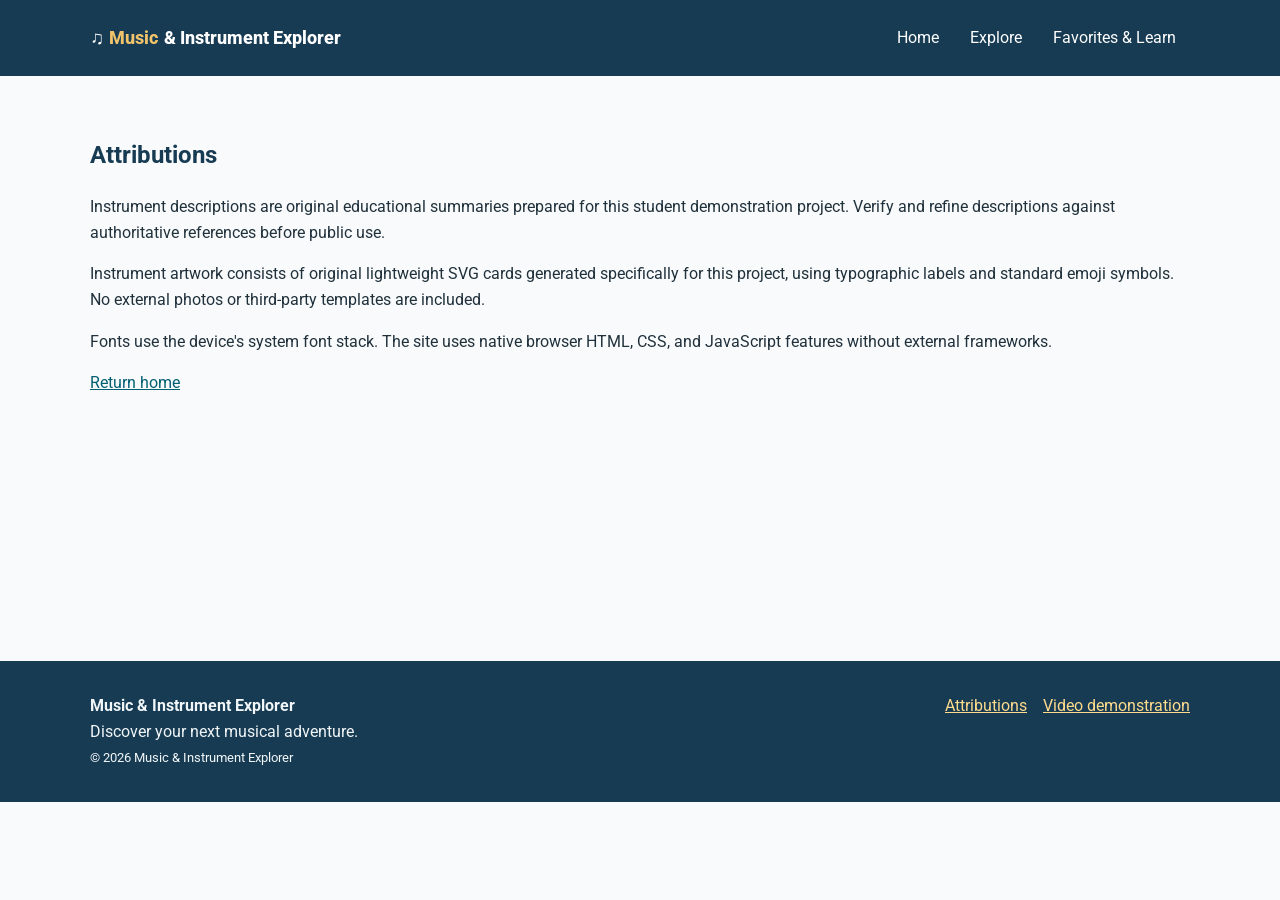
<file: final/attributions.html>
<!DOCTYPE html>
<html lang="en">


<head>
    <meta charset="utf-8">
    <meta name="viewport" content="width=device-width, initial-scale=1.0">

    <title>Attributions | Music &amp; Instrument Explorer</title>

    <meta name="description"
        content="View image credits, educational resources, and acknowledgments for the Music and Instrument Explorer website.">
    <meta name="author" content="Janna Reyes">

    <!-- Open Graph -->
    <meta property="og:type" content="website">
    <meta property="og:title" content="Attributions | Music &amp; Instrument Explorer">
    <meta property="og:description"
        content="Explore the sources and creative credits behind the Music and Instrument Explorer website.">
    <meta property="og:image" content="https://jannareyes04.github.io/wdd231/final/images/music-logo.webp">

    <meta property="og:url" content="https://jannareyes04.github.io/wdd231/final/attributions.html">
    <!-- Favicon -->
    <link rel="icon" href="images/favicon.svg" type="image/svg+xml">

    <!-- Google Fonts -->
    <link rel="preconnect" href="https://fonts.googleapis.com">
    <link rel="preconnect" href="https://fonts.gstatic.com" crossorigin>
    <link href="https://fonts.googleapis.com/css2?family=Roboto:wght@400;500;700&display=swap" rel="stylesheet">

    <!-- CSS -->
    <link rel="stylesheet" href="styles/base.css">
    <link rel="stylesheet" href="styles/responsive.css">

    <!-- JavaScript -->
    <script type="module" src="scripts/home.js"></script>
</head>


<body>
    <a class="skip" href="#main">
        Skip to main content
    </a>
    <header class="site-header">
        <div class="container header-inner">
            <a class="brand" href="index.html">
                ♫
                <span>
                    Music
                </span>
                &amp; Instrument Explorer
            </a>
            <button aria-controls="primary-nav" aria-expanded="false" aria-label="Toggle navigation" class="menu-toggle"
                type="button">
                ☰
            </button>
            <nav aria-label="Main navigation" id="primary-nav">
                <ul>
                    <li>
                        <a data-page="index" href="index.html">
                            Home
                        </a>
                    </li>
                    <li>
                        <a data-page="explore" href="explore.html">
                            Explore
                        </a>
                    </li>
                    <li>
                        <a data-page="favorites" href="favorites.html">
                            Favorites &amp; Learn
                        </a>
                    </li>
                </ul>
            </nav>
        </div>
    </header>
    <main id="main">
        <section class="container">
            <h1>
                Attributions
            </h1>
            <p>
                Instrument descriptions are original educational summaries prepared for this student demonstration
                project. Verify and refine descriptions against authoritative references before public use.
            </p>
            <p>
                Instrument artwork consists of original lightweight SVG cards generated specifically for this project,
                using typographic labels and standard emoji symbols. No external photos or third-party templates are
                included.
            </p>
            <p>
                Fonts use the device's system font stack. The site uses native browser HTML, CSS, and JavaScript
                features without external frameworks.
            </p>
            <p>
                <a href="index.html">
                    Return home
                </a>
            </p>
        </section>
    </main>
    <footer class="site-footer">
        <div class="container footer-inner">
            <div>
                <strong>
                    Music &amp; Instrument Explorer
                </strong>
                <div>
                    Discover your next musical adventure.
                </div>
                <small>
                    ©
                    <span id="year">
                    </span>
                    Music &amp; Instrument Explorer
                </small>
            </div>
            <div class="footer-links">
                <a href="attributions.html">
                    Attributions
                </a>
                <a data-video-link="" href="https://youtu.be/FtwX4dwDrbc">
                    Video demonstration
                </a>
            </div>
        </div>
    </footer>
</body>

</html>
</file>
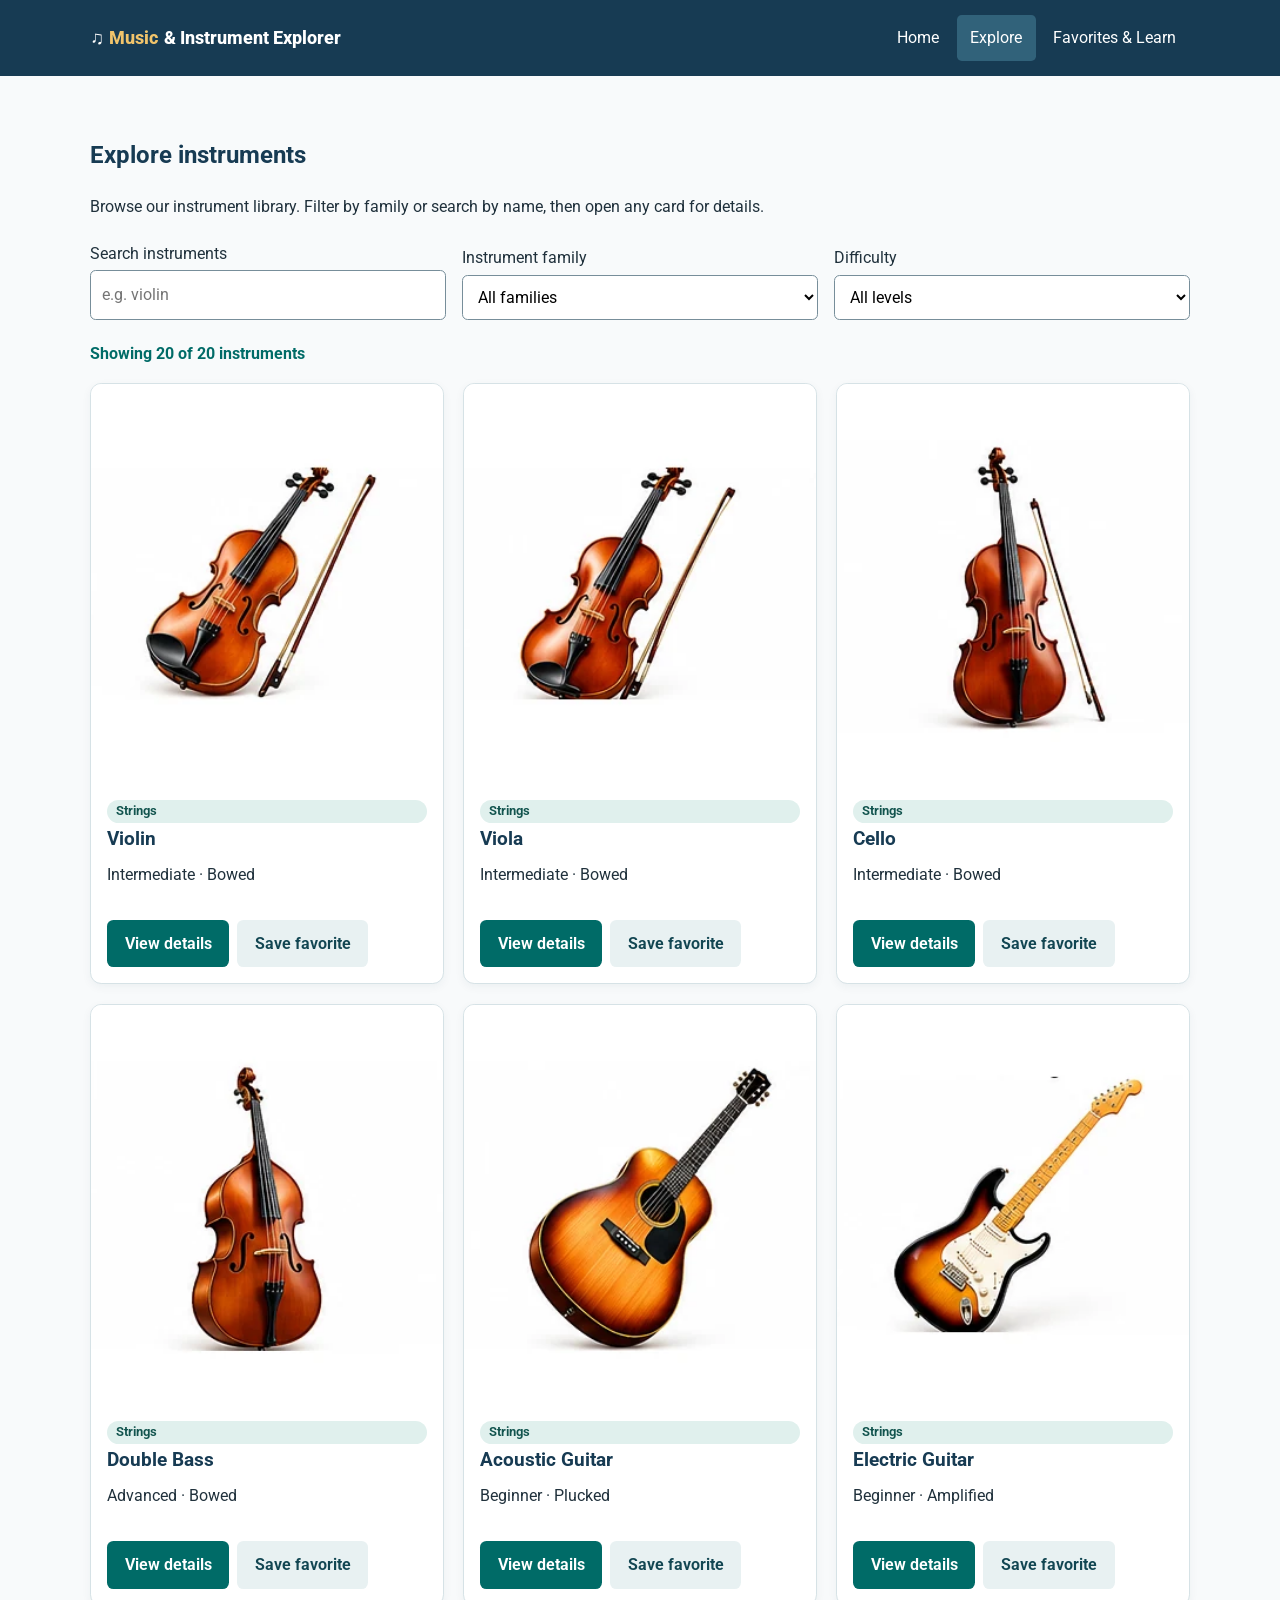
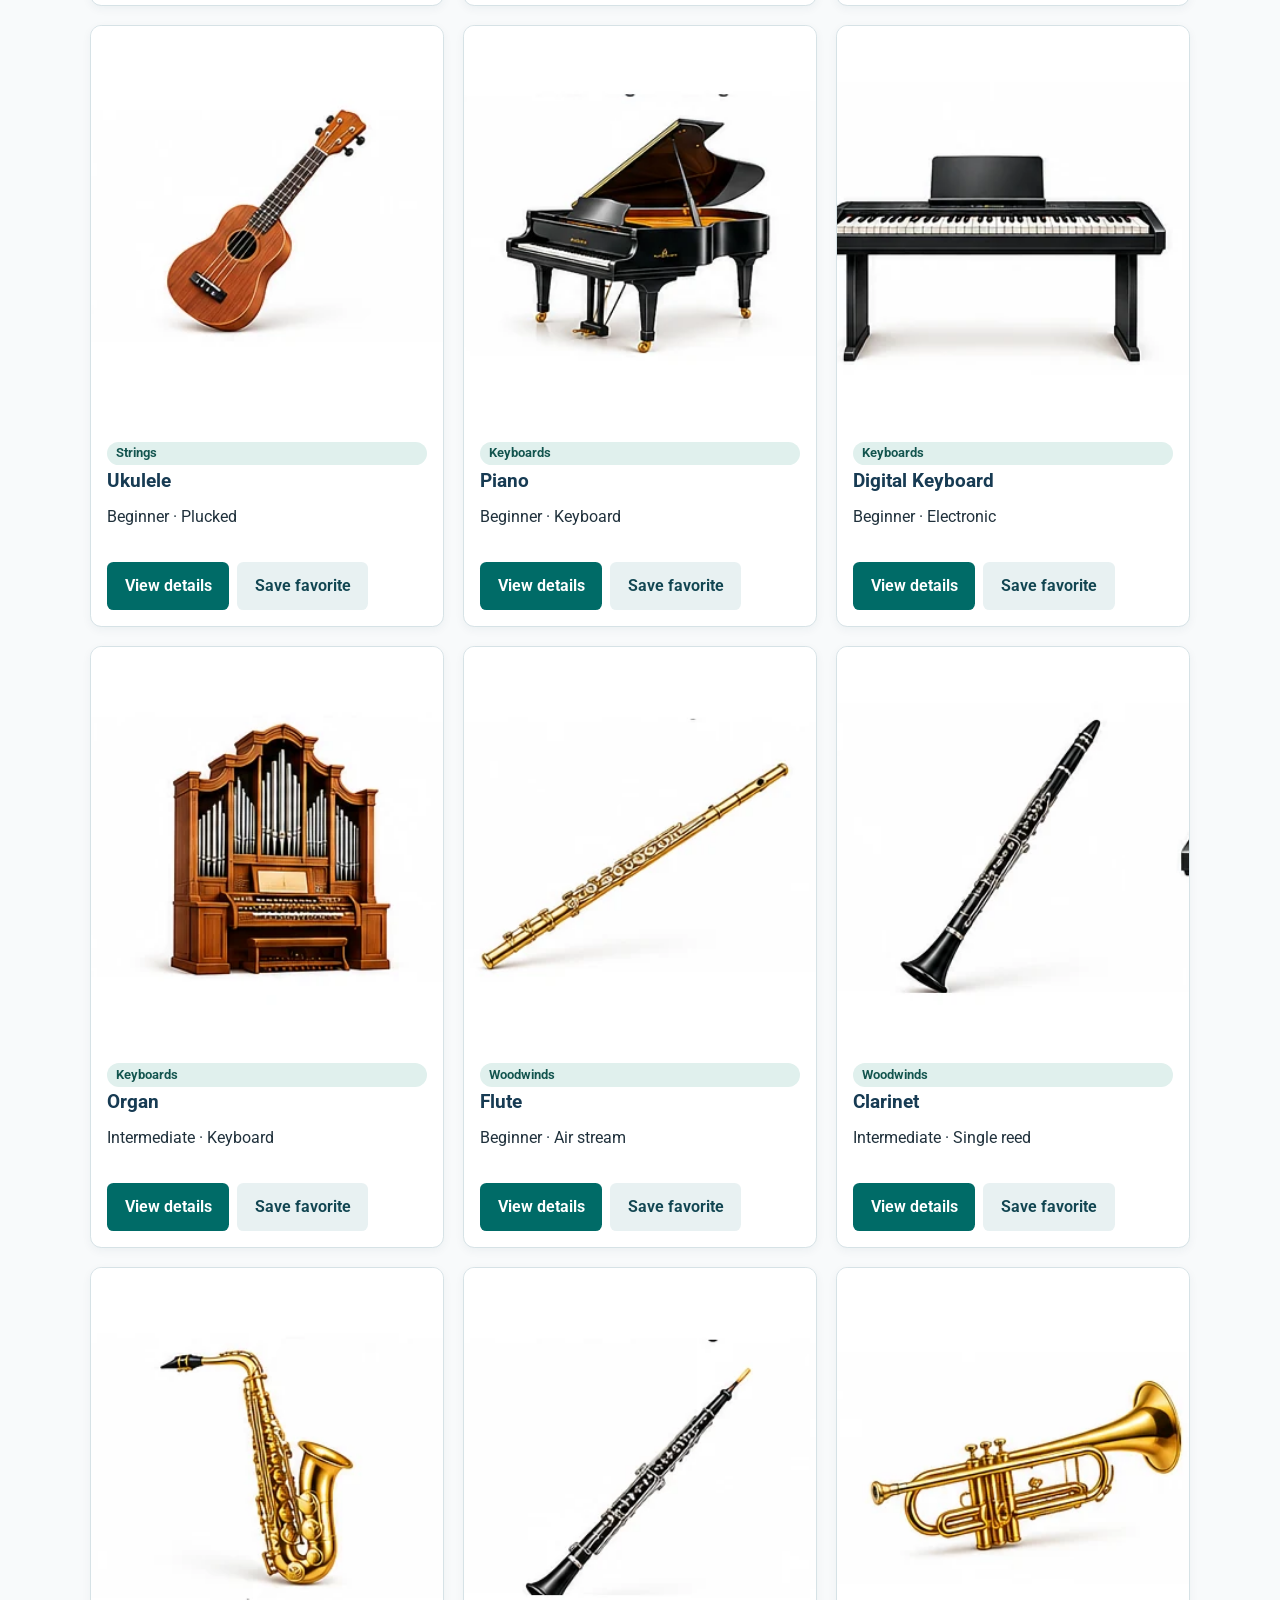
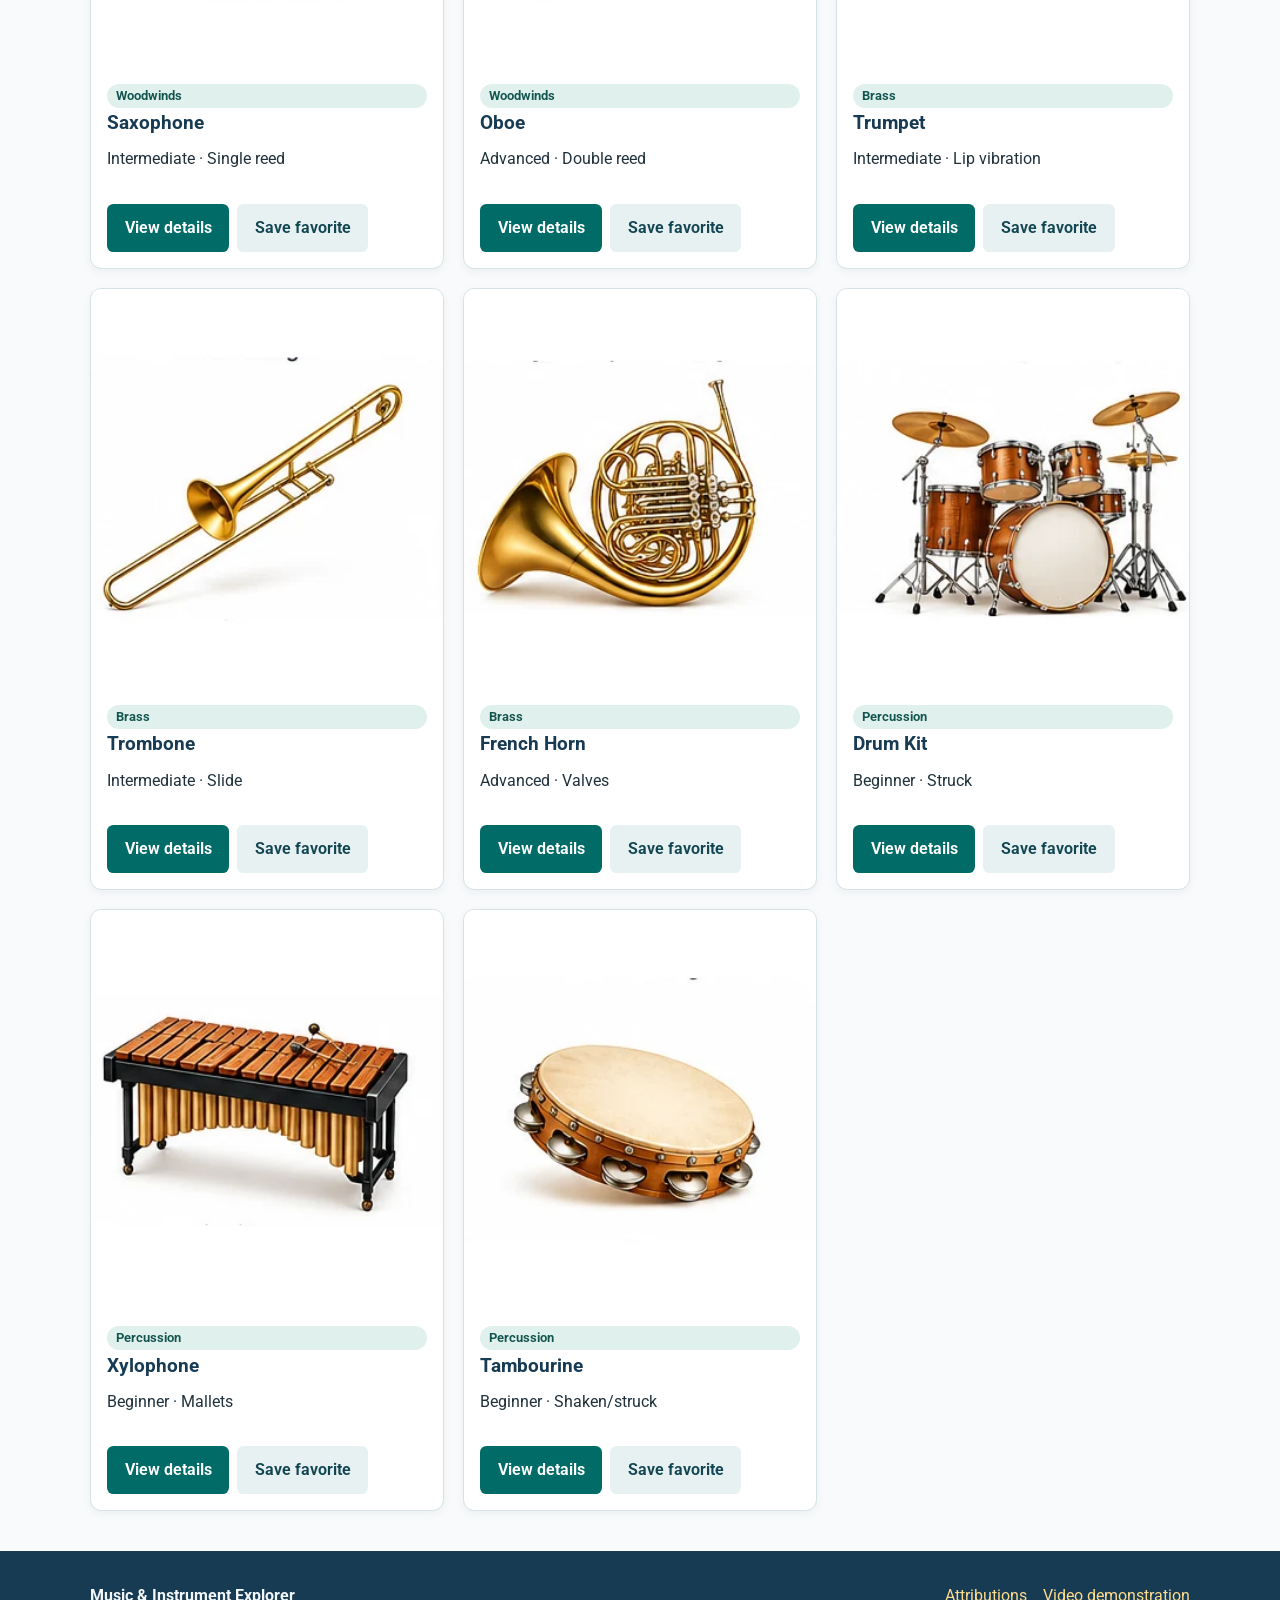
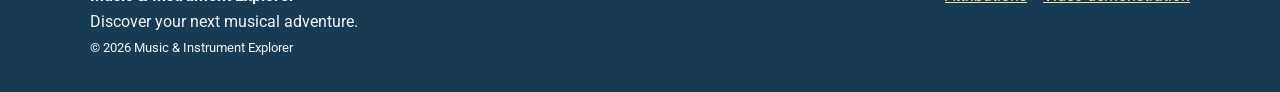
<file: final/explore.html>
<!DOCTYPE html>
<html lang="en">


<head>
    <meta charset="utf-8">
    <meta name="viewport" content="width=device-width, initial-scale=1.0">

    <title>Explore Instruments | Music &amp; Instrument Explorer</title>

    <meta name="description"
        content="Discover 20 musical instruments, explore their sounds and features, and find your next favorite instrument by family or difficulty level.">

    <meta name="author" content="Janna Reyes">

    <!-- Open Graph Metadata -->
    <meta property="og:type" content="website">

    <meta property="og:title" content="Explore Instruments | Music &amp; Instrument Explorer">

    <meta property="og:description"
        content="Explore 20 musical instruments, discover their unique features, and find the perfect instrument for your musical journey.">

    <meta property="og:image" content="https://jannareyes04.github.io/wdd231/final/images/music-logo.webp">

    <meta property="og:url" content="https://jannareyes04.github.io/wdd231/final/explore.html">

    <!-- Favicon -->
    <link rel="icon" href="images/favicon.svg" type="image/svg+xml">

    <!-- Google Fonts -->
    <link rel="preconnect" href="https://fonts.googleapis.com">

    <link rel="preconnect" href="https://fonts.gstatic.com" crossorigin>

    <link href="https://fonts.googleapis.com/css2?family=Roboto:wght@400;500;700&display=swap" rel="stylesheet">

    <!-- CSS -->
    <link rel="stylesheet" href="styles/base.css">
    <link rel="stylesheet" href="styles/responsive.css">

    <!-- JavaScript -->
    <script type="module" src="scripts/explore.js"></script>
</head>


<body>
    <a class="skip" href="#main">
        Skip to main content
    </a>
    <header class="site-header">
        <div class="container header-inner">
            <a class="brand" href="index.html">
                ♫
                <span>
                    Music
                </span>
                &amp; Instrument Explorer
            </a>
            <button aria-controls="primary-nav" aria-expanded="false" aria-label="Toggle navigation" class="menu-toggle"
                type="button">
                ☰
            </button>
            <nav aria-label="Main navigation" id="primary-nav">
                <ul>
                    <li>
                        <a data-page="index" href="index.html">
                            Home
                        </a>
                    </li>
                    <li>
                        <a data-page="explore" href="explore.html">
                            Explore
                        </a>
                    </li>
                    <li>
                        <a data-page="favorites" href="favorites.html">
                            Favorites &amp; Learn
                        </a>
                    </li>
                </ul>
            </nav>
        </div>
    </header>
    <main id="main">
        <section class="container">
            <h1>
                Explore instruments
            </h1>
            <p>
                Browse our instrument library. Filter by family or search by name, then open any card for details.
            </p>
            <div class="filters">
                <label class="field" for="search">
                    Search instruments
                    <input id="search" placeholder="e.g. violin" type="search" />
                </label>
                <label class="field" for="family">
                    Instrument family
                    <select id="family">
                        <option value="all">
                            All families
                        </option>
                    </select>
                </label>
                <label class="field" for="difficulty">
                    Difficulty
                    <select id="difficulty">
                        <option value="all">
                            All levels
                        </option>
                        <option>
                            Beginner
                        </option>
                        <option>
                            Intermediate
                        </option>
                        <option>
                            Advanced
                        </option>
                    </select>
                </label>
            </div>
            <p aria-live="polite" class="stat" id="result-count">
            </p>
            <div aria-live="polite" class="cards" id="instrument-grid">
            </div>
        </section>
        <dialog aria-labelledby="dialog-title" id="instrument-dialog">
            <button id="close-dialog" class="dialog-close" type="button" aria-label="Close 
            instrument details">
                &times;
            </button>
            <div id="dialog-body">
            </div>
        </dialog>
    </main>
    <footer class="site-footer">
        <div class="container footer-inner">
            <div>
                <strong>
                    Music &amp; Instrument Explorer
                </strong>
                <div>
                    Discover your next musical adventure.
                </div>
                <small>
                    ©
                    <span id="year">
                    </span>
                    Music &amp; Instrument Explorer
                </small>
            </div>
            <div class="footer-links">
                <a href="attributions.html">
                    Attributions
                </a>
                <a data-video-link="" href="https://youtu.be/FtwX4dwDrbc">
                    Video demonstration
                </a>
            </div>
        </div>
    </footer>
</body>

</html>
</file>
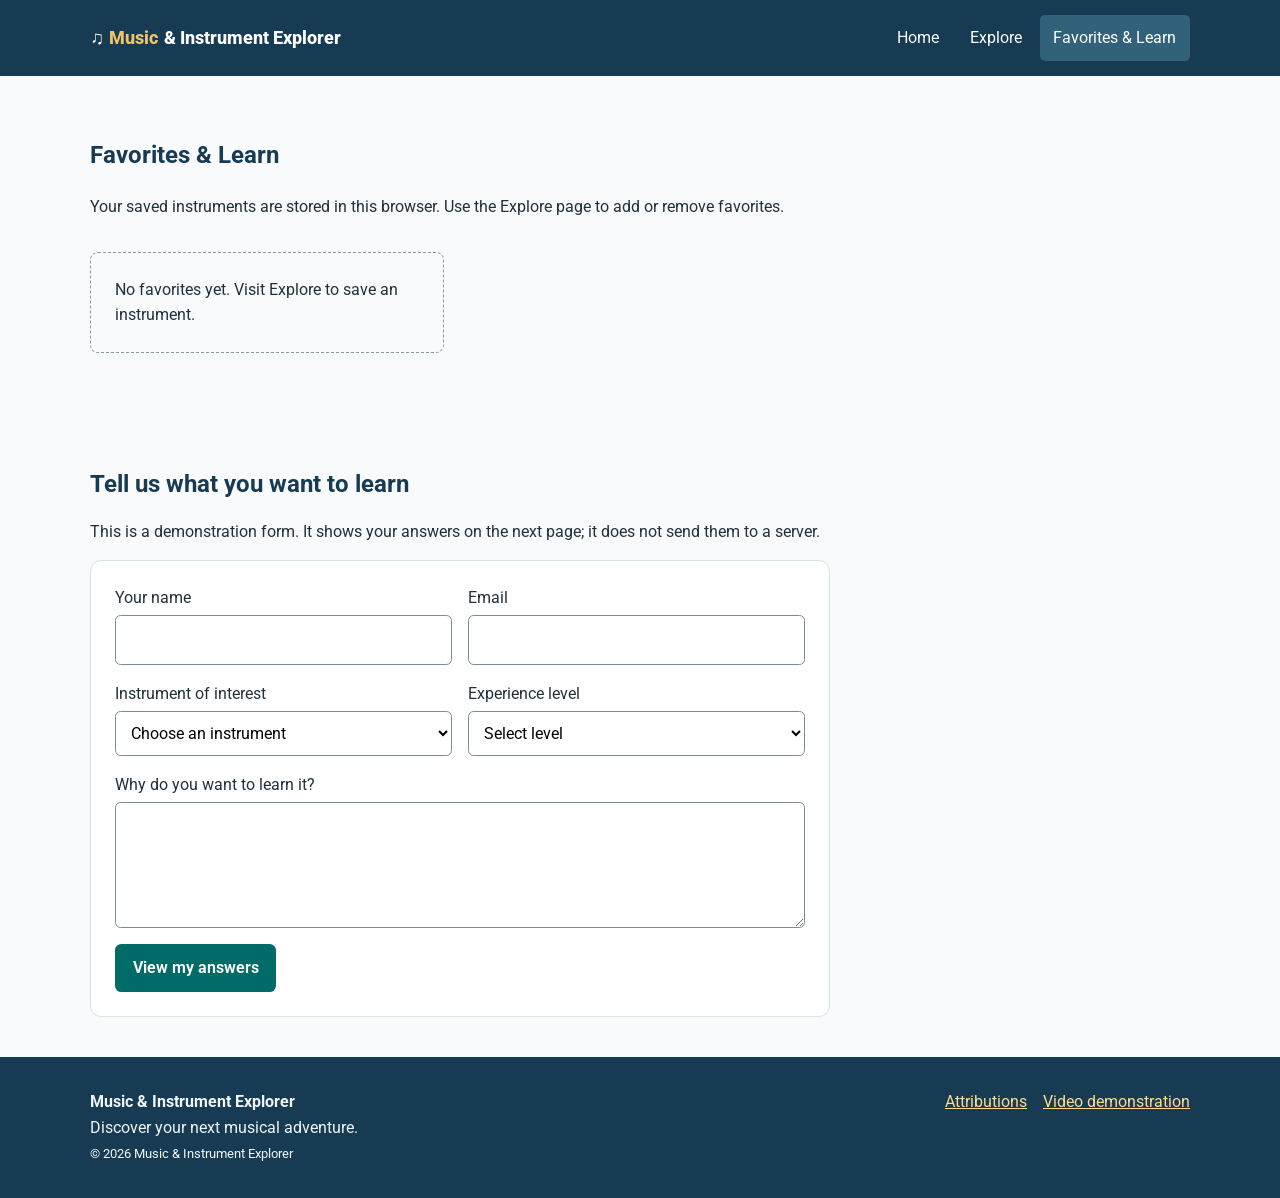
<file: final/favorites.html>
<!DOCTYPE html>
<html lang="en">


<head>
    <meta charset="utf-8">
    <meta name="viewport" content="width=device-width, initial-scale=1.0">

    <title>Favorites &amp; Learn | Music &amp; Instrument Explorer</title>

    <meta name="description"
        content="Save your favorite musical instruments, explore your interests, and share which instrument you would love to learn.">

    <meta name="author" content="Janna Reyes">

    <!-- Open Graph Metadata -->
    <meta property="og:type" content="website">

    <meta property="og:title" content="Favorites &amp; Learn | Music &amp; Instrument Explorer">

    <meta property="og:description" content="Save your favorite instruments and discover your next musical adventure.">

    <meta property="og:image" content="https://jannareyes04.github.io/wdd231/final/images/music-logo.webp">

    <meta property="og:url" content="https://jannareyes04.github.io/wdd231/final/favorites.html">

    <!-- Favicon -->
    <link rel="icon" href="images/favicon.svg" type="image/svg+xml">

    <!-- Google Fonts -->
    <link rel="preconnect" href="https://fonts.googleapis.com">

    <link rel="preconnect" href="https://fonts.gstatic.com" crossorigin>

    <link href="https://fonts.googleapis.com/css2?family=Roboto:wght@400;500;700&display=swap" rel="stylesheet">

    <!-- CSS -->
    <link rel="stylesheet" href="styles/base.css">
    <link rel="stylesheet" href="styles/responsive.css">

    <!-- JavaScript -->
    <script type="module" src="scripts/favorites.js"></script>
</head>


<body>
    <a class="skip" href="#main">
        Skip to main content
    </a>
    <header class="site-header">
        <div class="container header-inner">
            <a class="brand" href="index.html">
                ♫
                <span>
                    Music
                </span>
                &amp; Instrument Explorer
            </a>
            <button aria-controls="primary-nav" aria-expanded="false" aria-label="Toggle navigation" class="menu-toggle"
                type="button">
                ☰
            </button>
            <nav aria-label="Main navigation" id="primary-nav">
                <ul>
                    <li>
                        <a data-page="index" href="index.html">
                            Home
                        </a>
                    </li>
                    <li>
                        <a data-page="explore" href="explore.html">
                            Explore
                        </a>
                    </li>
                    <li>
                        <a data-page="favorites" href="favorites.html">
                            Favorites &amp; Learn
                        </a>
                    </li>
                </ul>
            </nav>
        </div>
    </header>
    <main id="main">
        <section class="container">
            <h1>
                Favorites &amp; Learn
            </h1>
            <p>
                Your saved instruments are stored in this browser. Use the Explore page to add or remove favorites.
            </p>
            <div aria-live="polite" class="cards" id="favorites-grid">
            </div>
        </section>
        <section class="container">
            <h2>
                Tell us what you want to learn
            </h2>
            <p>
                This is a demonstration form. It shows your answers on the next page; it does not send them to a server.
            </p>
            <form action="form-action.html" class="form-card form-grid" method="get">
                <label class="field" for="name">
                    Your name
                    <input autocomplete="name" id="name" maxlength="80" minlength="2" name="name" required="" />
                </label>
                <label class="field" for="email">
                    Email
                    <input autocomplete="email" id="email" name="email" required="" type="email" />
                </label>
                <label class="field" for="instrument">
                    Instrument of interest
                    <select id="instrument" name="instrument" required="">
                        <option value="">
                            Choose an instrument
                        </option>
                    </select>
                </label>
                <label class="field" for="experience">
                    Experience level
                    <select id="experience" name="experience" required="">
                        <option value="">
                            Select level
                        </option>
                        <option>
                            Beginner
                        </option>
                        <option>
                            Intermediate
                        </option>
                        <option>
                            Advanced
                        </option>
                    </select>
                </label>
                <label class="field wide" for="message">
                    Why do you want to learn it?
                    <textarea id="message" maxlength="500" name="message" required="" rows="4"></textarea>
                </label>
                <div class="wide">
                    <button class="action" type="submit">
                        View my answers
                    </button>
                </div>
            </form>
        </section>
    </main>
    <footer class="site-footer">
        <div class="container footer-inner">
            <div>
                <strong>
                    Music &amp; Instrument Explorer
                </strong>
                <div>
                    Discover your next musical adventure.
                </div>
                <small>
                    ©
                    <span id="year">
                    </span>
                    Music &amp; Instrument Explorer
                </small>
            </div>
            <div class="footer-links">
                <a href="attributions.html">
                    Attributions
                </a>
                <a data-video-link="" href="https://youtu.be/FtwX4dwDrbc">
                    Video demonstration
                </a>
            </div>
        </div>
    </footer>
</body>

</html>
</file>
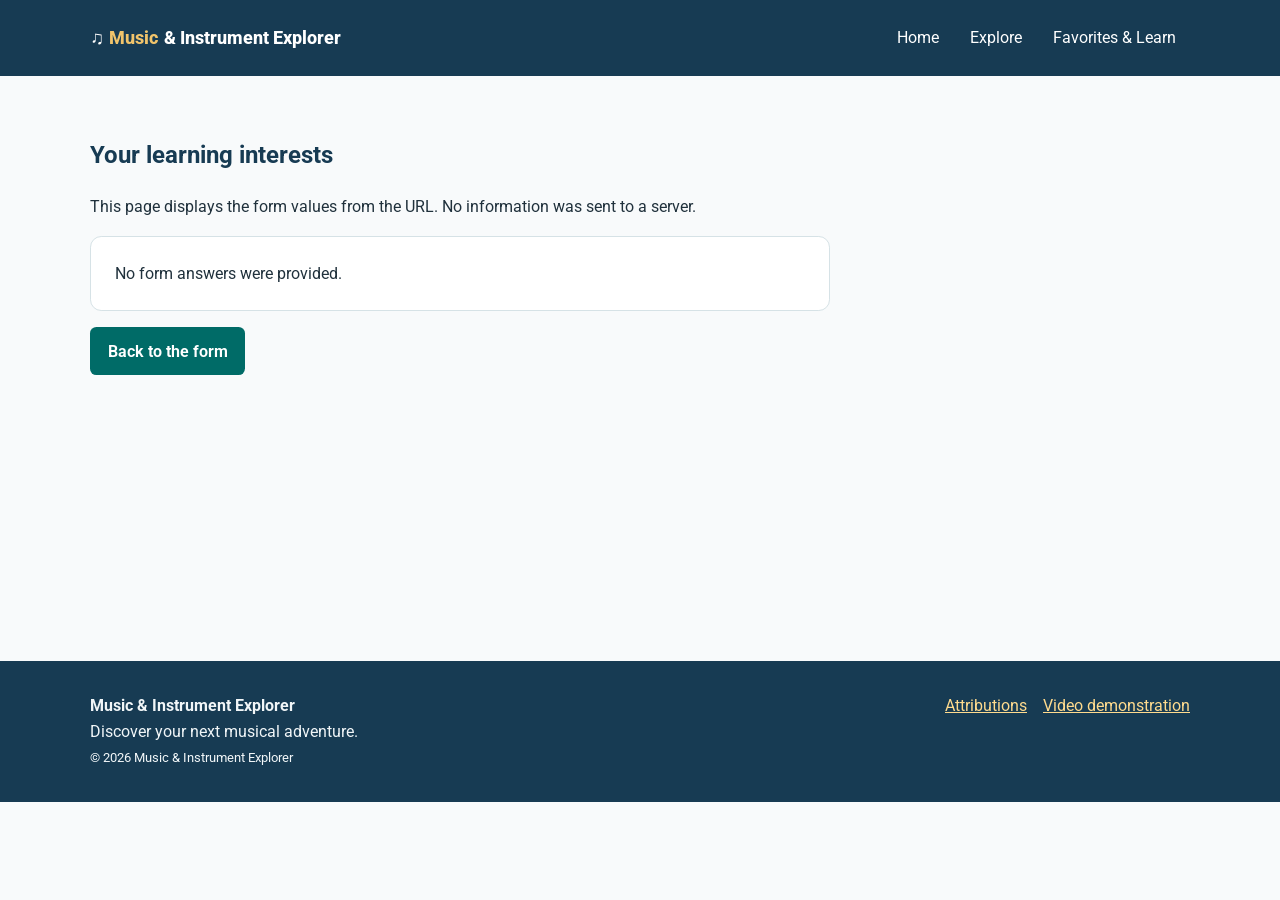
<file: final/form-action.html>
<!DOCTYPE html>
<html lang="en">


<head>
    <meta charset="utf-8">
    <meta name="viewport" content="width=device-width, initial-scale=1.0">

    <title>Form Results | Music &amp; Instrument Explorer</title>

    <meta name="description"
        content="Review your submitted musical instrument learning interests, including your chosen instrument, experience level, and learning goals.">

    <meta name="author" content="Janna Reyes">

    <!-- Open Graph Metadata -->
    <meta property="og:type" content="website">

    <meta property="og:title" content="Form Results | Music &amp; Instrument Explorer">

    <meta property="og:description" content="Review your musical instrument learning interests and goals.">

    <meta property="og:image" content="https://jannareyes04.github.io/wdd231/final/images/music-logo.webp">

    <meta property="og:url" content="https://jannareyes04.github.io/wdd231/final/form-action.html">

    <!-- Favicon -->
    <link rel="icon" href="images/favicon.svg" type="image/svg+xml">

    <!-- Google Fonts -->
    <link rel="preconnect" href="https://fonts.googleapis.com">

    <link rel="preconnect" href="https://fonts.gstatic.com" crossorigin>

    <link href="https://fonts.googleapis.com/css2?family=Roboto:wght@400;500;700&display=swap" rel="stylesheet">

    <!-- CSS -->
    <link rel="stylesheet" href="styles/base.css">
    <link rel="stylesheet" href="styles/responsive.css">

    <!-- JavaScript -->
    <script type="module" src="scripts/form-action.js"></script>
</head>


<body>
    <a class="skip" href="#main">
        Skip to main content
    </a>
    <header class="site-header">
        <div class="container header-inner">
            <a class="brand" href="index.html">
                ♫
                <span>
                    Music
                </span>
                &amp; Instrument Explorer
            </a>
            <button aria-controls="primary-nav" aria-expanded="false" aria-label="Toggle navigation" class="menu-toggle"
                type="button">
                ☰
            </button>
            <nav aria-label="Main navigation" id="primary-nav">
                <ul>
                    <li>
                        <a data-page="index" href="index.html">
                            Home
                        </a>
                    </li>
                    <li>
                        <a data-page="explore" href="explore.html">
                            Explore
                        </a>
                    </li>
                    <li>
                        <a data-page="favorites" href="favorites.html">
                            Favorites &amp; Learn
                        </a>
                    </li>
                </ul>
            </nav>
        </div>
    </header>
    <main id="main">
        <section class="container">
            <h1>
                Your learning interests
            </h1>
            <p>
                This page displays the form values from the URL. No information was sent to a server.
            </p>
            <div class="form-card" id="form-results">
            </div>
            <p>
                <a class="button" href="favorites.html">
                    Back to the form
                </a>
            </p>
        </section>
    </main>
    <footer class="site-footer">
        <div class="container footer-inner">
            <div>
                <strong>
                    Music &amp; Instrument Explorer
                </strong>
                <div>
                    Discover your next musical adventure.
                </div>
                <small>
                    ©
                    <span id="year">
                    </span>
                    Music &amp; Instrument Explorer
                </small>
            </div>
            <div class="footer-links">
                <a href="attributions.html">
                    Attributions
                </a>
                <a data-video-link="" href="https://youtu.be/FtwX4dwDrbc">
                    Video demonstration
                </a>
            </div>
        </div>
    </footer>
</body>

</html>
</file>
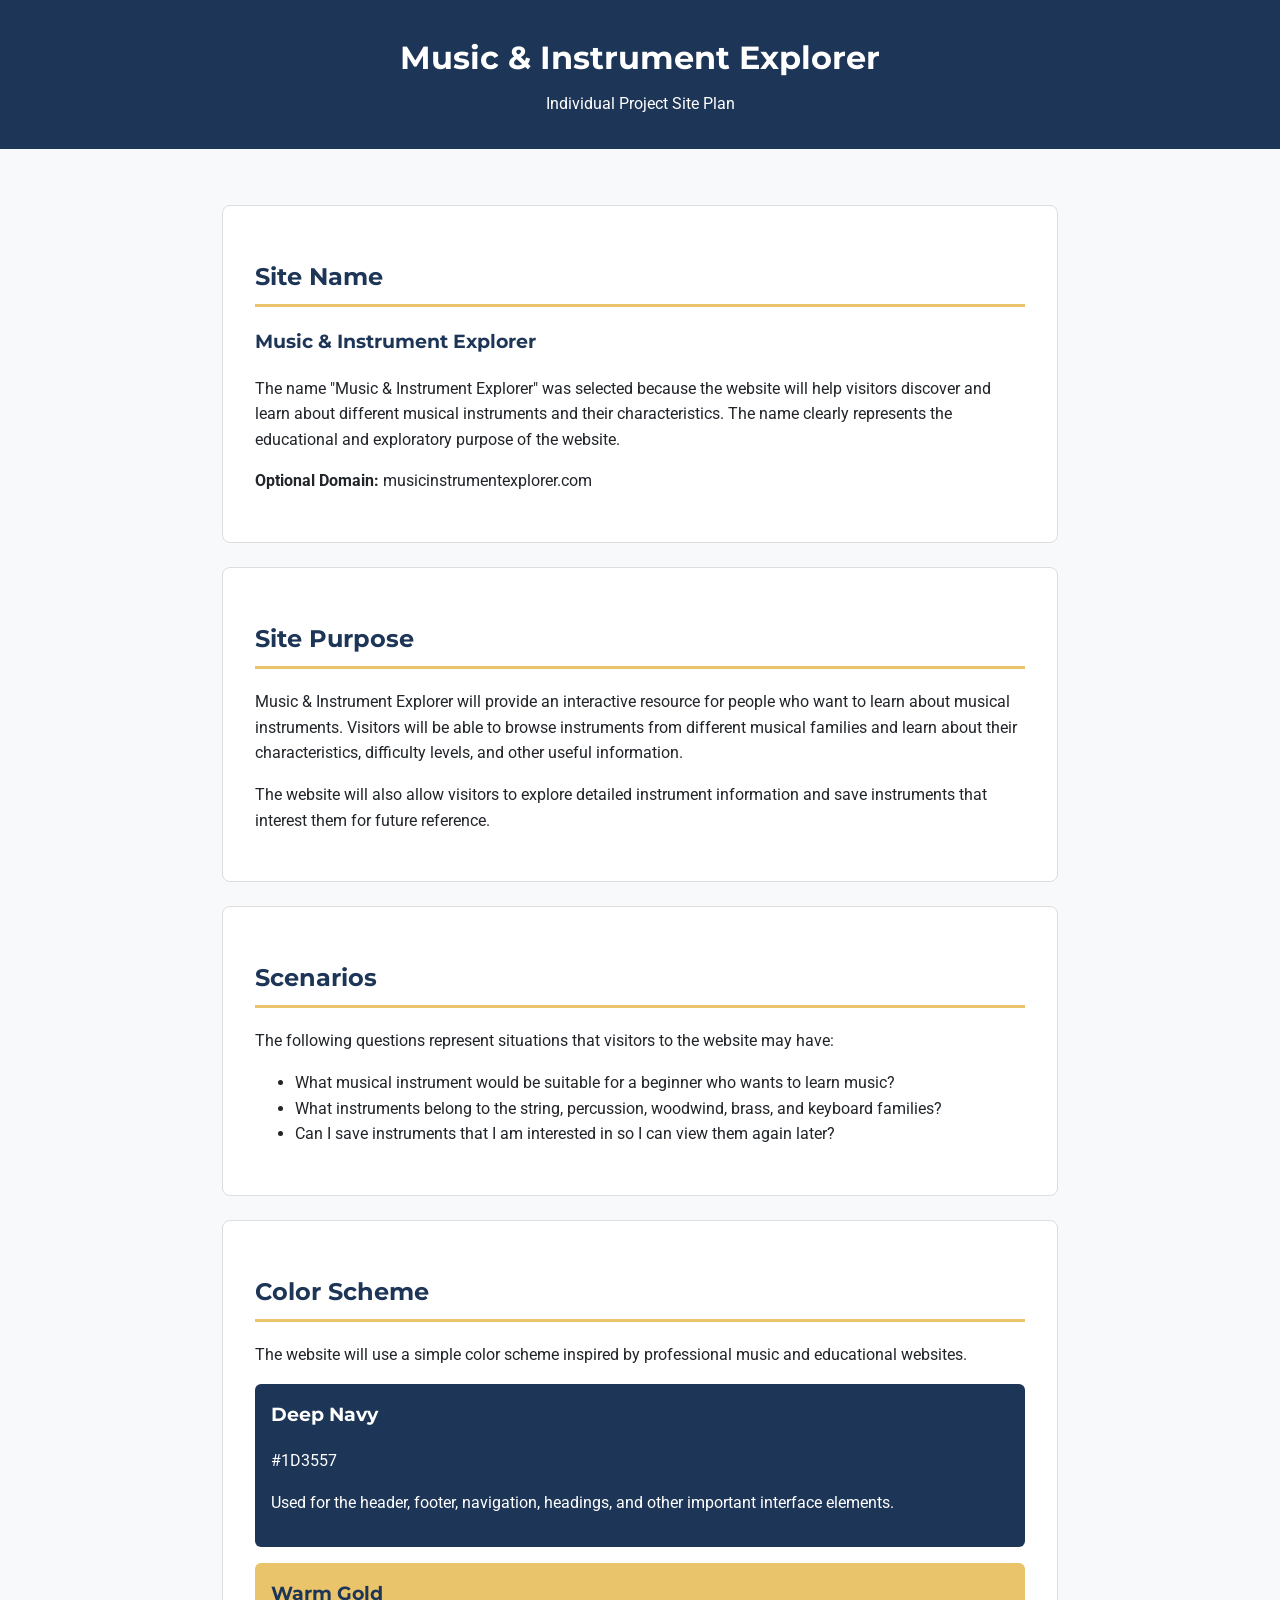
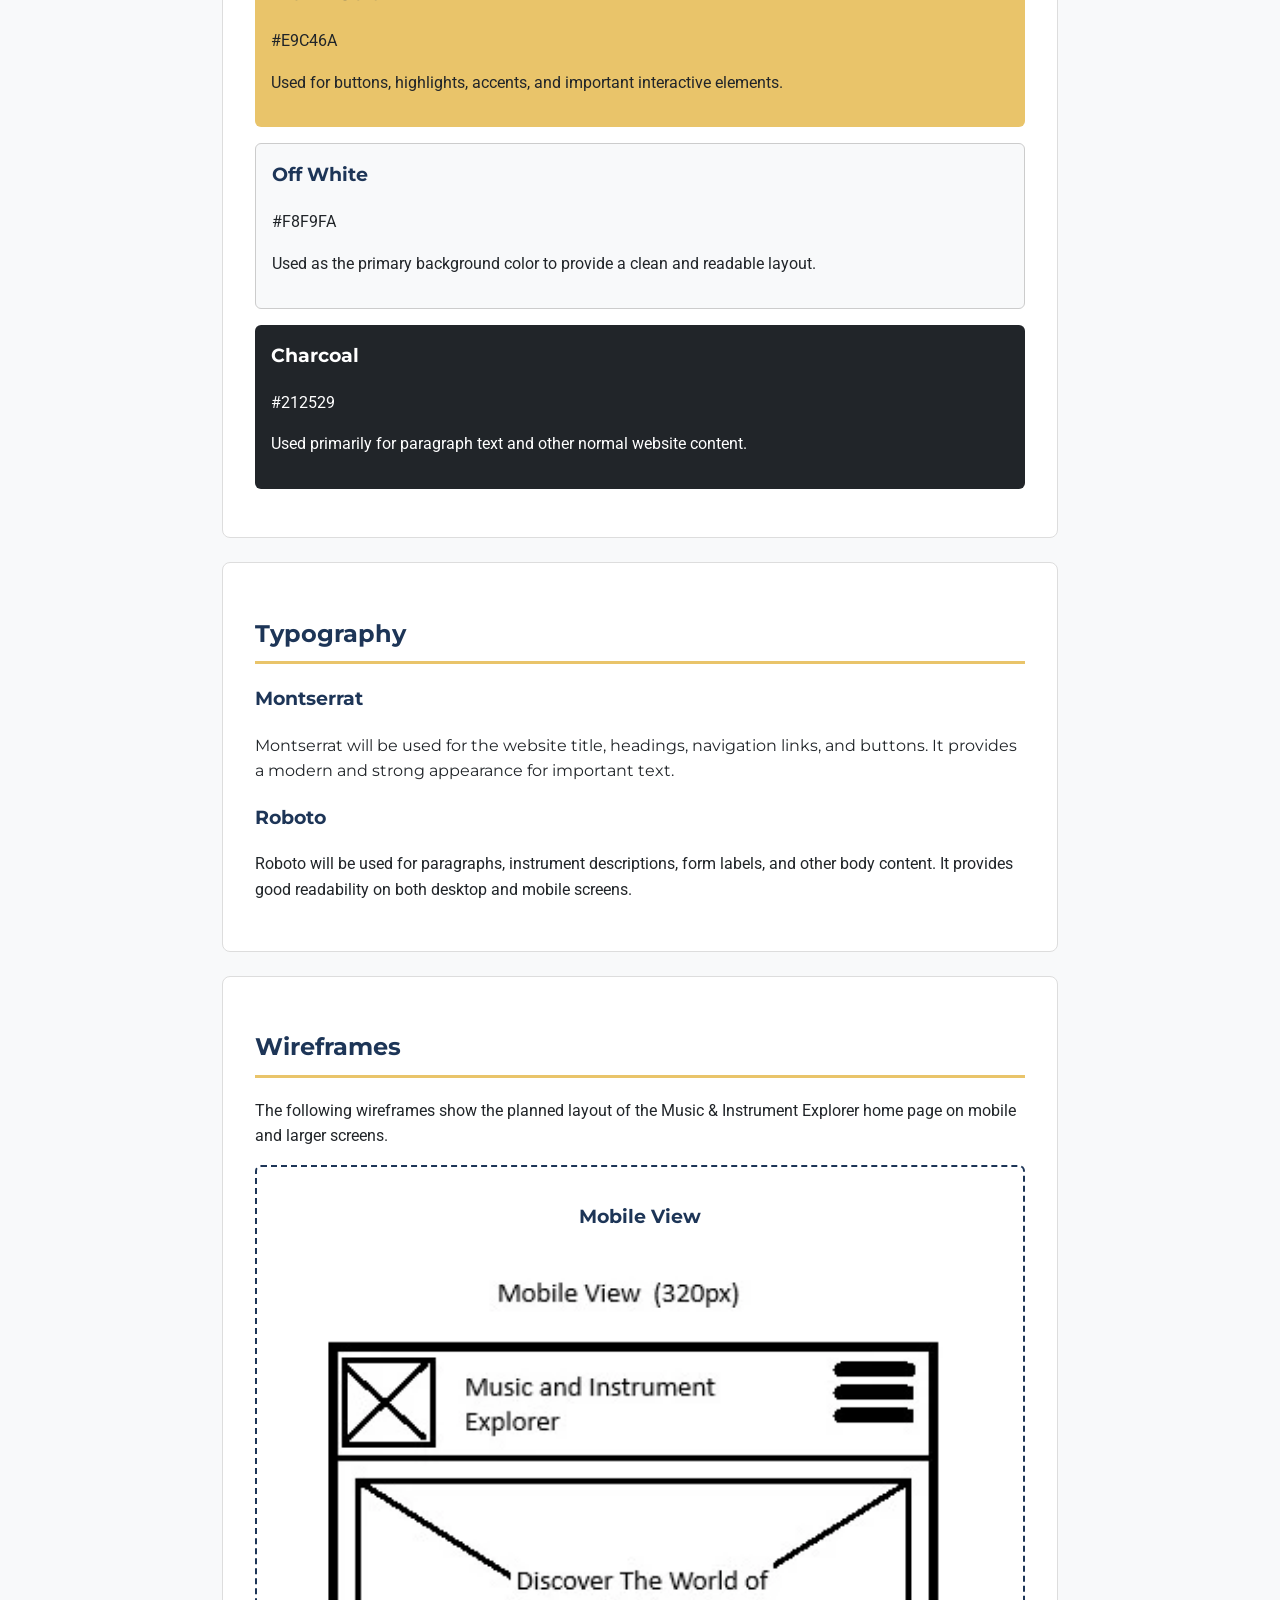
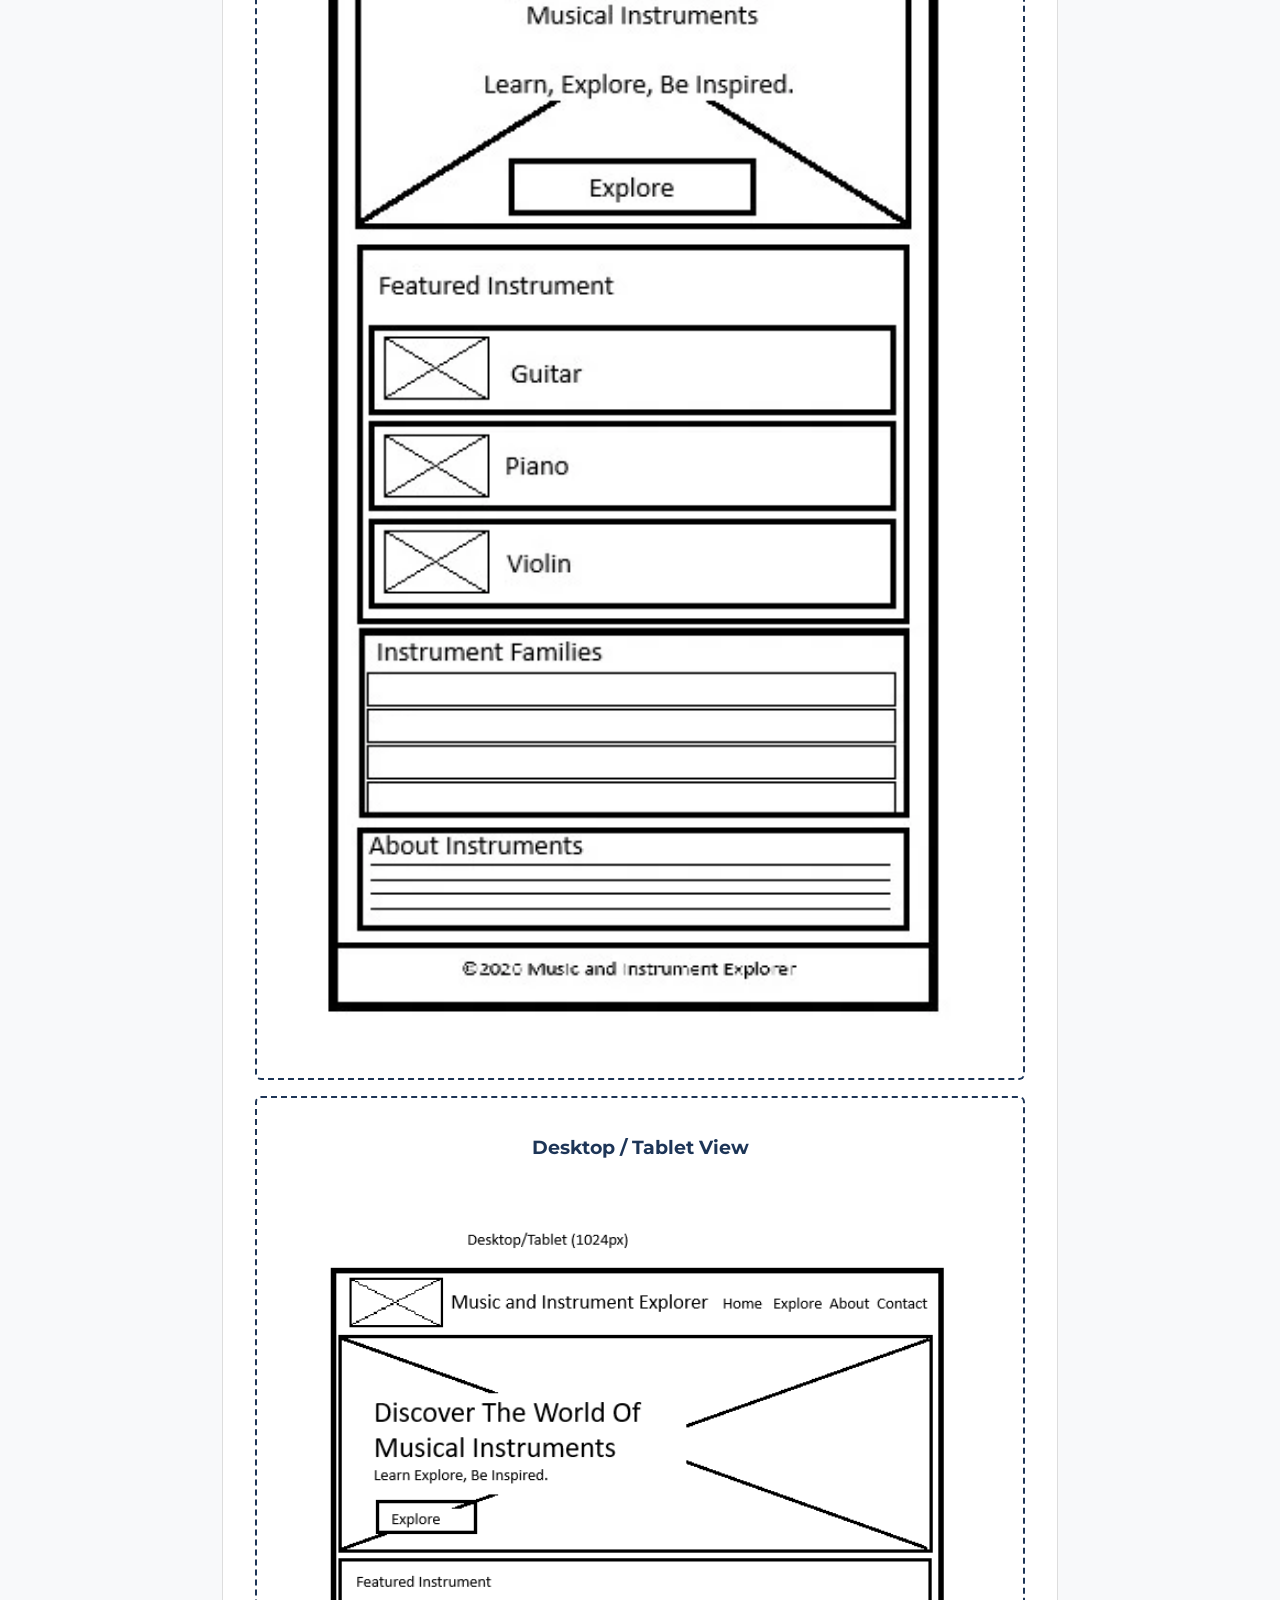
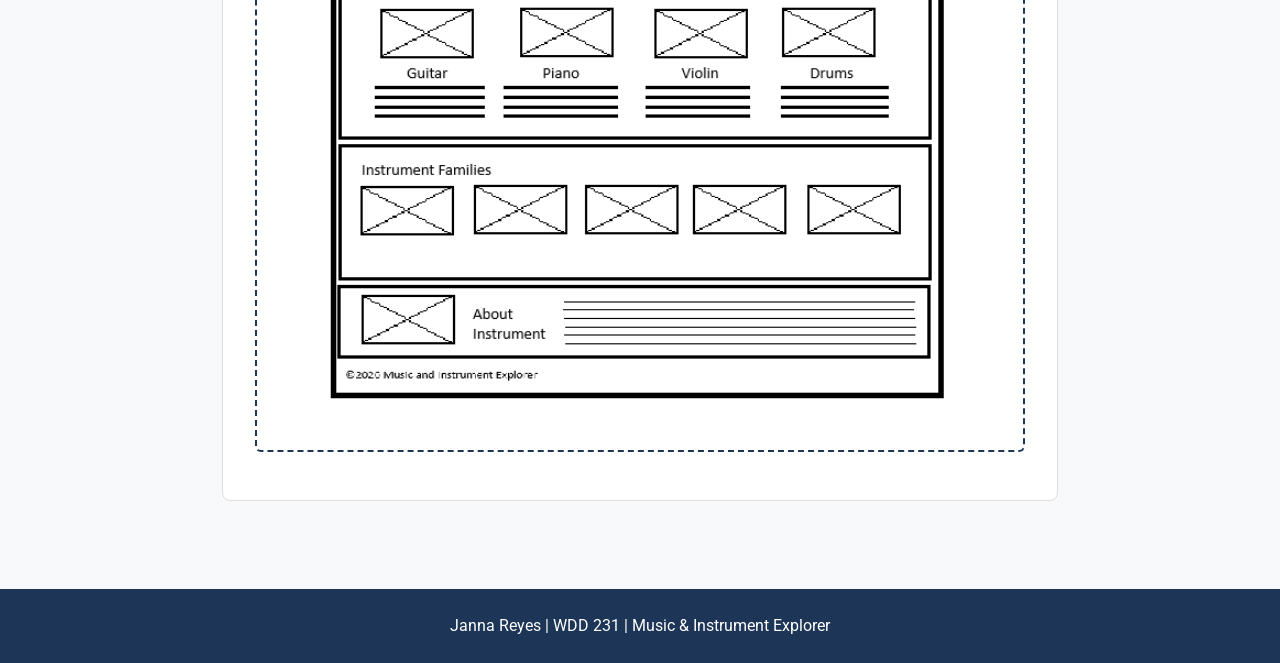
<file: project/siteplan.html>
<!DOCTYPE html>
<html lang="en">

<head>
    <meta charset="UTF-8">
    <meta name="viewport" content="width=device-width, initial-scale=1.0">

    <meta name="description"
        content="Site plan for Music and Instrument Explorer, an educational website for discovering musical instruments.">

    <meta name="author" content="Janna Reyes">

    <title>Music & Instrument Explorer | Site Plan</title>

    <link rel="stylesheet" href="styles/siteplan.css">
</head>

<body>

    <header>
        <h1>Music & Instrument Explorer</h1>
        <p>Individual Project Site Plan</p>
    </header>

    <main>

        <!-- SITE NAME -->
        <section>
            <h2>Site Name</h2>

            <h3>Music & Instrument Explorer</h3>

            <p>
                The name "Music & Instrument Explorer" was selected because
                the website will help visitors discover and learn about
                different musical instruments and their characteristics.
                The name clearly represents the educational and exploratory
                purpose of the website.
            </p>

            <p>
                <strong>Optional Domain:</strong>
                musicinstrumentexplorer.com
            </p>
        </section>


        <!-- SITE PURPOSE -->
        <section>
            <h2>Site Purpose</h2>

            <p>
                Music & Instrument Explorer will provide an interactive
                resource for people who want to learn about musical
                instruments. Visitors will be able to browse instruments
                from different musical families and learn about their
                characteristics, difficulty levels, and other useful
                information.
            </p>

            <p>
                The website will also allow visitors to explore detailed
                instrument information and save instruments that interest
                them for future reference.
            </p>
        </section>


        <!-- SCENARIOS -->
        <section>
            <h2>Scenarios</h2>

            <p>
                The following questions represent situations that visitors
                to the website may have:
            </p>

            <ul>
                <li>
                    What musical instrument would be suitable for a
                    beginner who wants to learn music?
                </li>

                <li>
                    What instruments belong to the string, percussion,
                    woodwind, brass, and keyboard families?
                </li>

                <li>
                    Can I save instruments that I am interested in so
                    I can view them again later?
                </li>
            </ul>
        </section>


        <!-- COLOR SCHEME -->
        <section>
            <h2>Color Scheme</h2>

            <p>
                The website will use a simple color scheme inspired by
                professional music and educational websites.
            </p>

            <div class="color-card primary-color">
                <h3>Deep Navy</h3>
                <p>#1D3557</p>
                <p>
                    Used for the header, footer, navigation, headings,
                    and other important interface elements.
                </p>
            </div>

            <div class="color-card accent-color">
                <h3>Warm Gold</h3>
                <p>#E9C46A</p>
                <p>
                    Used for buttons, highlights, accents, and important
                    interactive elements.
                </p>
            </div>

            <div class="color-card background-color">
                <h3>Off White</h3>
                <p>#F8F9FA</p>
                <p>
                    Used as the primary background color to provide a
                    clean and readable layout.
                </p>
            </div>

            <div class="color-card text-color">
                <h3>Charcoal</h3>
                <p>#212529</p>
                <p>
                    Used primarily for paragraph text and other normal
                    website content.
                </p>
            </div>
        </section>


        <!-- TYPOGRAPHY -->
        <section>
            <h2>Typography</h2>

            <div class="font-example heading-font">
                <h3>Montserrat</h3>

                <p>
                    Montserrat will be used for the website title,
                    headings, navigation links, and buttons. It provides
                    a modern and strong appearance for important text.
                </p>
            </div>

            <div class="font-example body-font">
                <h3>Roboto</h3>

                <p>
                    Roboto will be used for paragraphs, instrument
                    descriptions, form labels, and other body content.
                    It provides good readability on both desktop and
                    mobile screens.
                </p>
            </div>
        </section>


        <!-- WIREFRAMES -->
        <section>
            <h2>Wireframes</h2>

            <p>
                The following wireframes show the planned layout of the
                Music & Instrument Explorer home page on mobile and
                larger screens.
            </p>

            <div class="wireframe">
                <h3>Mobile View</h3>

                <img src="images/wireframe-mobile.webp"
                    alt="Mobile wireframe for the Music and Instrument Explorer home page">
            </div>

            <div class="wireframe">
                <h3>Desktop / Tablet View</h3>

                <img src="images/wireframe-desktop.webp"
                    alt="Desktop wireframe for the Music and Instrument Explorer home page">
            </div>

        </section>

    </main>


    <footer>
        <p>
            Janna Reyes | WDD 231 | Music & Instrument Explorer
        </p>
    </footer>

</body>

</html>
</file>
<file: styles/small.css>
@import url('https://fonts.googleapis.com/css2?family=Roboto:wght@400;500;700&display=swap');

* {
    box-sizing: border-box;
}

body {
    margin: 0;
    font-family: 'Roboto', sans-serif;
    line-height: 1.5;
    background-color: #f5f5f5;
    color: #222;
}

header {
    display: flex;
    justify-content: space-between;
    align-items: center;
    padding: 1rem;
    background-color: #16324f;
    color: white;
}

.site-name {
    display: flex;
    align-items: center;
    gap: 0.75rem;
    font-size: 1.2rem;
    font-weight: 700;
}

.site-name img {
    width: 40px;
    height: 40px;
}

.hamburger {
    display: block;
    border: none;
    background: transparent;
    color: white;
    font-size: 1.8rem;
    cursor: pointer;
}

nav {
    background-color: #222;
}

nav ul {
    display: none;
    flex-direction: column;
    list-style: none;
    padding: 0;
    margin: 0;
}

nav ul.show {
    display: flex;
}

nav li {
    border-bottom: 1px solid #444;
}

nav a {
    display: block;
    padding: 0.8rem 1rem;
    color: white;
    text-decoration: none;
}

nav a:hover,
nav a.active {
    background-color: #3c6e91;
}

main {
    width: 100%;
    max-width: 1100px;
    margin: 0 auto;
    padding: 1rem;
}

h1 {
    color: #16324f;
    margin-top: 0;
}

section {
    margin-bottom: 1rem;
    background-color: white;
    border: 1px solid #ccc;
}

section h2 {
    margin: 0;
    padding: 0.5rem;
    text-align: center;
    background-color: #16324f;
    color: white;
    font-size: 1rem;
}

.about-content {
    padding: 1rem;
}

.photo {
    text-align: center;
}

.photo img {
    display: block;
    width: 100%;
    max-width: 300px;
    height: auto;
    margin: 1rem auto;
}

.course-buttons {
    display: flex;
    gap: 0.5rem;
    padding: 0.75rem;
}

.course-buttons button {
    flex: 1;
    padding: 0.5rem;
    border: 1px solid #555;
    background-color: #ddd;
    cursor: pointer;
}

.course-buttons button:hover,
.course-buttons button:focus {
    background-color: #16324f;
    color: white;
}

.credits {
    text-align: center;
    padding: 0 1rem;
}

.courses {
    display: grid;
    gap: 0.5rem;
    padding: 0.75rem;
}

.course-card {
    padding: 0.75rem;
    text-align: center;
    background-color: #ddd;
    border: 1px solid #aaa;
}

.course-card.completed {
    background-color: #b8dfc1;
    border: 2px solid #26733a;
}

.course-card h3 {
    margin: 0;
    font-size: 1rem;
}

.course-card p {
    margin: 0.25rem;
}

footer {
    padding: 1rem;
    text-align: center;
    background-color: #16324f;
    color: white;
}

.social-links {
    display: flex;
    justify-content: center;
    gap: 1.5rem;
    margin-bottom: 1rem;
}

.social-links a {
    color: white;
    text-decoration: none;
}

.social-links a:hover {
    color: #ffcc00;
}

footer p {
    margin: 0.5rem;
}
</file>
<file: styles/larger.css>
@media screen and (min-width: 769px) {

    .hamburger {
        display: none;
    }

    nav ul {
        display: flex;
        flex-direction: row;
        justify-content: center;
    }

    nav li {
        border: none;
    }

    nav a {
        padding: 1rem 2rem;
    }

    main {
        padding: 1.5rem;
    }

    .home-grid {
        display: grid;
        grid-template-columns: 2fr 1fr;
        gap: 1rem;
    }

    .about {
        grid-column: 1;
    }

    .photo {
        grid-column: 2;
        grid-row: 1;
    }

    .certificate {
        grid-column: 1 / 3;
    }

    .courses {
        grid-template-columns: repeat(3, 1fr);
    }

    .course-buttons {
        justify-content: center;
    }

    .course-buttons button {
        flex: 0 1 180px;
    }
}
</file>
<file: chamber/styles/small.css>
/* ======================================
   GENERAL
   ====================================== */

body {
    margin: 0;
    font-family: 'Roboto', Arial, sans-serif;
    line-height: 1.5;
    background-color: #f5f5f5;
    color: #222;
}


/* ======================================
   HEADER
   ====================================== */

header {
    display: flex;
    justify-content: space-between;
    align-items: center;

    padding: 1rem;

    background-color: #16324f;
    color: white;
}


.brand {
    display: flex;
    align-items: center;
    gap: 0.75rem;
}


.brand img {
    width: 55px;
    height: 55px;
}


.brand-name span {
    display: block;

    margin: 0;

    font-size: 1.3rem;
    font-weight: 700;
}


.brand-name p {
    margin: 0;

    font-size: 0.85rem;
}


/* ======================================
   HAMBURGER
   ====================================== */

.hamburger {
    border: none;
    background: transparent;

    color: white;

    font-size: 2rem;

    cursor: pointer;
}


/* ======================================
   NAVIGATION
   ====================================== */

nav {
    background-color: #222;
}


nav ul {
    display: none;
    flex-direction: column;

    list-style: none;

    margin: 0;
    padding: 0;
}


nav ul.show {
    display: flex;
}


nav li {
    border-bottom: 1px solid #444;
}


nav a {
    display: block;

    padding: 0.9rem 1rem;

    color: white;

    text-decoration: none;

    transition:
        background-color 0.2s ease,
        color 0.2s ease;
}


nav a:hover,
nav a:focus,
nav a.active {
    background-color: #3c6e91;
    color: white;
}


/* ======================================
   MAIN
   ====================================== */

main {
    width: 100%;
    max-width: 1200px;

    margin: 0 auto;

    padding: 1rem;
}


main h1 {
    margin-bottom: 0.25rem;

    color: #16324f;

    text-align: center;
}


.directory-intro {
    max-width: 650px;

    margin: 0 auto 1.5rem;

    text-align: center;

    color: #444;
}


/* ======================================
   VIEW BUTTONS
   ====================================== */

.view-buttons {
    display: flex;
    justify-content: center;

    gap: 0.5rem;

    margin-bottom: 1.5rem;
}


.view-buttons button {
    min-width: 100px;

    padding: 0.65rem 1.25rem;

    border: 1px solid #16324f;
    border-radius: 4px;

    background-color: white;
    color: #16324f;

    font-weight: 500;
}


.view-buttons button:hover,
.view-buttons button:focus,
.view-buttons .active-view {
    background-color: #16324f;
    color: white;
}


/* ======================================
   MEMBER GRID
   ====================================== */

.member-grid {
    display: grid;

    grid-template-columns: 1fr;

    gap: 1rem;
}


/* ======================================
   MEMBER CARD
   ====================================== */

.member-card {
    overflow: hidden;

    background-color: white;

    border: 1px solid #d5d5d5;
    border-radius: 8px;

    padding: 1rem;

    text-align: center;

    box-shadow: 0 2px 6px rgb(0 0 0 / 10%);
}


.member-card img {
    display: block;

    width: 100%;
    max-width: 200px;
    height: 150px;

    object-fit: contain;

    margin: 0 auto 1rem;
}


.member-card h2 {
    margin-top: 0;
    margin-bottom: 0.5rem;

    color: #16324f;

    font-size: 1.3rem;
}


.member-card p {
    overflow-wrap: anywhere;
}


.member-card .description {
    color: #444;
}


.membership-level {
    font-weight: 700;

    color: #16324f;
}


/* ======================================
   WEBSITE BUTTON
   ====================================== */

.website-link {
    display: inline-block;

    margin-top: 0.5rem;

    padding: 0.6rem 1rem;

    border-radius: 4px;

    background-color: #16324f;

    color: white;

    font-weight: 500;

    text-decoration: none;
}


.website-link:hover,
.website-link:focus {
    background-color: #3c6e91;
}


/* ======================================
   LIST VIEW
   ====================================== */

.member-list {
    display: flex;
    flex-direction: column;

    gap: 0;
}


.member-list .member-card {
    border-radius: 0;

    box-shadow: none;

    text-align: left;
}


.member-list .member-card:nth-child(even) {
    background-color: #e9eef2;
}


.member-list .member-card img {
    display: none;
}


.member-list .member-card h2 {
    margin: 0 0 0.4rem;
}


.member-list .member-card p {
    margin: 0.2rem 0;
}


.member-list .description {
    display: none;
}


.member-list .website-link {
    margin-top: 0.5rem;
}


/* ======================================
   ERROR MESSAGE
   ====================================== */

.error-message {
    padding: 1rem;

    border: 1px solid #b00020;
    border-radius: 5px;

    background-color: white;

    color: #b00020;

    text-align: center;
}


/* ======================================
   FOOTER
   ====================================== */

footer {
    margin-top: 2rem;

    padding: 2rem 1rem;

    background-color: #16324f;

    color: white;
}


.footer-container {
    max-width: 1200px;

    margin: 0 auto;

    text-align: center;
}


.contact-info h2 {
    margin-top: 0;

    font-size: 1.1rem;
}


.contact-info p,
.development-info p {
    margin: 0.25rem 0;
}


footer a {
    color: white;
}


.social-links {
    display: flex;
    justify-content: center;
    flex-wrap: wrap;

    gap: 1rem;

    margin: 1.5rem 0;
}


.social-links a {
    font-weight: 500;
}


.development-info {
    margin-top: 1rem;
}

/* ======================================
   HOME PAGE
   ====================================== */

.home-main {
    max-width: 1200px;
    padding: 0 1rem 2rem;
}


/* ======================================
   HERO
   ====================================== */

.hero {
    position: relative;

    margin: 1rem 0 2rem;

    overflow: hidden;

    border-radius: 6px;
}


.hero img {
    display: block;

    width: 100%;
    height: 350px;

    object-fit: cover;
}


.hero-content {
    position: absolute;

    right: 1rem;
    bottom: 1rem;
    left: 1rem;

    padding: 1rem;

    background-color: rgb(0 0 0 / 72%);

    color: white;

    text-align: center;
}


.hero-content h1 {
    margin: 0 0 0.5rem;

    color: white;

    font-size: 1.6rem;
}


.hero-content p {
    margin: 0 0 1rem;
}


.cta-button {
    display: inline-block;

    padding: 0.75rem 1.2rem;

    border-radius: 4px;

    background-color: white;

    color: #16324f;

    font-weight: 700;

    text-decoration: none;
}


.cta-button:hover,
.cta-button:focus {
    background-color: #e9eef2;
}


/* ======================================
   HOME INFORMATION
   ====================================== */

.home-content {
    display: grid;

    grid-template-columns: 1fr;

    gap: 1rem;
}


.home-card {
    padding: 1rem;

    border: 1px solid #ccc;
    border-radius: 6px;

    background-color: white;
}


.home-card h2 {
    margin: -1rem -1rem 1rem;

    padding: 0.7rem 1rem;

    background-color: #16324f;

    color: white;

    font-size: 1.2rem;
}


.event {
    padding-bottom: 1rem;
}


.event+.event {
    padding-top: 1rem;

    border-top: 1px solid #ccc;
}


.event h3 {
    margin-top: 0;

    color: #16324f;
}


/* ======================================
   WEATHER
   ====================================== */

.current-weather {
    display: flex;

    justify-content: center;
    align-items: center;

    gap: 1rem;
}


.current-weather img {
    width: 80px;
    height: 80px;
}


.temperature {
    margin: 0;

    color: #16324f;

    font-size: 2rem;
    font-weight: 700;
}


#forecastContainer {
    display: flex;

    flex-direction: column;

    gap: 0.75rem;
}


.forecast-day {
    display: flex;

    justify-content: space-between;

    padding-bottom: 0.5rem;

    border-bottom: 1px solid #ddd;
}


/* ======================================
   SPOTLIGHTS
   ====================================== */

.spotlight-section {
    margin-top: 2rem;
}


.spotlight-section>h2 {
    margin-bottom: 0.25rem;

    color: #16324f;

    text-align: center;
}


.spotlight-intro {
    margin-top: 0;

    text-align: center;
}


.spotlight-container {
    display: grid;

    grid-template-columns: 1fr;

    gap: 1rem;

    margin-top: 1.5rem;
}


.spotlight-card {
    padding: 1rem;

    border: 1px solid #ccc;
    border-radius: 6px;

    background-color: white;

    text-align: center;

    box-shadow: 0 2px 6px rgb(0 0 0 / 10%);
}


.spotlight-card img {
    display: block;

    width: 160px;
    height: 120px;

    object-fit: contain;

    margin: 0 auto 1rem;
}


.spotlight-card h3 {
    margin: 0 0 1rem;

    color: #16324f;
}


.spotlight-card a {
    display: inline-block;

    padding: 0.6rem 1rem;

    border-radius: 4px;

    background-color: #16324f;

    color: white;

    font-weight: 700;

    text-decoration: none;
}


.spotlight-card a:hover,
.spotlight-card a:focus {
    background-color: #3c6e91;
}

/* ======================================
   MOBILE HERO IMPROVEMENTS
   ====================================== */

@media screen and (max-width: 768px) {

    .hero {
        margin-top: 1rem;
        margin-bottom: 1.75rem;
    }

    .hero img {
        height: 380px;
        object-fit: cover;
    }

    .hero-content {
        right: 1rem;
        bottom: 1rem;
        left: 1rem;

        padding: 1rem;
    }

    .hero-content h1 {
        font-size: 1.6rem;
        line-height: 1.3;
    }

    .hero-content p {
        font-size: 1rem;
        line-height: 1.5;
    }

    .cta-button {
        padding: 0.75rem 1rem;
    }
}


/* ======================================
   JOIN PAGE
   ====================================== */

.join-intro {
    max-width: 700px;
    margin: 0 auto 2rem;
    text-align: center;
    color: #444;
}


.join-layout {
    display: grid;
    grid-template-columns: 1fr;
    gap: 2rem;
}


.application-section,
.membership-section {
    padding: 1.25rem;

    border: 1px solid #d5d5d5;
    border-radius: 8px;

    background-color: white;

    box-shadow: 0 2px 6px rgb(0 0 0 / 10%);
}


.application-section h2,
.membership-section h2 {
    margin-top: 0;
    color: #16324f;
}


/* ======================================
   JOIN FORM
   ====================================== */

.join-form {
    display: flex;
    flex-direction: column;
    gap: 1rem;
}


.join-form label {
    display: flex;
    flex-direction: column;
    gap: 0.35rem;

    color: #222;

    font-weight: 500;
}


.join-form input,
.join-form select,
.join-form textarea {
    width: 100%;

    padding: 0.75rem;

    border: 1px solid #777;
    border-radius: 4px;

    background-color: white;
    color: #222;
}


.join-form textarea {
    resize: vertical;
}


.join-form input:focus,
.join-form select:focus,
.join-form textarea:focus {
    outline: 3px solid #3c6e91;
    outline-offset: 2px;
}


.submit-button {
    padding: 0.85rem 1.25rem;

    border: none;
    border-radius: 5px;

    background-color: #16324f;
    color: white;

    font-weight: 700;

    cursor: pointer;
}


.submit-button:hover,
.submit-button:focus {
    background-color: #3c6e91;
}


/* ======================================
   MEMBERSHIP CARDS
   ====================================== */

.membership-cards {
    display: grid;
    grid-template-columns: 1fr;
    gap: 1rem;
}


.membership-card {
    padding: 1.25rem;

    border: 1px solid #ccc;
    border-radius: 8px;

    background-color: #f7f9fb;

    text-align: center;

    box-shadow: 0 2px 5px rgb(0 0 0 / 10%);

    opacity: 0;
    transform: translateY(25px);

    animation: membership-appear 0.7s ease-out forwards;
}


.membership-card h3 {
    margin-top: 0;

    color: #16324f;
}


.membership-price {
    font-weight: 700;
}


.learn-more {
    padding: 0.6rem 1rem;

    border: none;
    border-radius: 4px;

    background-color: #16324f;
    color: white;

    font-weight: 500;

    cursor: pointer;
}


.learn-more:hover,
.learn-more:focus {
    background-color: #3c6e91;
}


/* ======================================
   CARD ANIMATION
   ====================================== */

.level-one {
    animation-delay: 0.1s;
}

.level-two {
    animation-delay: 0.25s;
}

.level-three {
    animation-delay: 0.4s;
}

.level-four {
    animation-delay: 0.55s;
}


@keyframes membership-appear {

    to {
        opacity: 1;
        transform: translateY(0);
    }

}


/* Respect reduced-motion accessibility preference */

@media (prefers-reduced-motion: reduce) {

    .membership-card {
        opacity: 1;
        transform: none;
        animation: none;
    }

}


/* ======================================
   DIALOG / MODAL
   ====================================== */

dialog {
    width: min(90%, 500px);

    padding: 0;

    border: none;
    border-radius: 8px;

    box-shadow: 0 8px 30px rgb(0 0 0 / 30%);
}


dialog::backdrop {
    background-color: rgb(0 0 0 / 60%);
}


.dialog-content {
    padding: 1.5rem;
}


.dialog-content h2 {
    margin-top: 0;

    color: #16324f;
}


.dialog-content li {
    margin-bottom: 0.5rem;
}


.close-dialog {
    padding: 0.6rem 1rem;

    border: none;
    border-radius: 4px;

    background-color: #16324f;
    color: white;

    font-weight: 500;

    cursor: pointer;
}


.close-dialog:hover,
.close-dialog:focus {
    background-color: #3c6e91;
}

/* ======================================
   THANK YOU PAGE
   ====================================== */

.thank-you {
    max-width: 700px;

    margin: 2rem auto;

    padding: 2rem;

    border: 1px solid #d5d5d5;
    border-radius: 8px;

    background-color: white;

    box-shadow: 0 2px 8px rgb(0 0 0 / 10%);
}


.thank-you>p {
    text-align: center;
}


.thank-you h2 {
    margin-top: 2rem;

    color: #16324f;
}


.submitted-information {
    display: grid;

    grid-template-columns:
        minmax(130px, auto) 1fr;

    gap: 0.75rem 1rem;

    margin: 1.5rem 0 2rem;
}


.submitted-information dt {
    font-weight: 700;

    color: #16324f;
}


.submitted-information dd {
    margin: 0;

    overflow-wrap: anywhere;
}

/* =========================================
   DISCOVER PAGE
   Mobile Layout: 320px - 640px
   ========================================= */

.discover-main {
    max-width: 1200px;
    margin: 0 auto;
    padding: 2rem 1rem;
}

.discover-main>h1 {
    text-align: center;
    color: #16324f;
    margin-bottom: 1rem;
}

.discover-intro {
    text-align: center;
    max-width: 850px;
    margin: 0 auto 1.5rem;
    line-height: 1.6;
}


/* Visitor Message */

.visit-message {
    background-color: #e8f1f8;
    border-left: 5px solid #3c6e91;
    padding: 1rem;
    margin: 1rem 0 2rem;
    border-radius: 4px;
    font-weight: 600;
}


/* Discover Grid */

.discover-grid {
    display: grid;
    grid-template-columns: 1fr;
    gap: 1.5rem;
}


/* Individual Discover Card */

.discover-card {
    background-color: #ffffff;
    border: 1px solid #d7d7d7;
    border-radius: 8px;
    padding: 1rem;

    display: grid;

    grid-template-areas:
        "title"
        "image"
        "address"
        "description"
        "button";

    gap: 0.8rem;

    box-shadow: 0 2px 8px rgb(0 0 0 / 10%);
}


/* Named Grid Areas */

.discover-card h2 {
    grid-area: title;
    color: #16324f;
    margin: 0;
    font-size: 1.35rem;
}

.discover-card figure {
    grid-area: image;
    margin: 0;
}

.discover-card address {
    grid-area: address;
    line-height: 1.5;
}


.discover-card p {
    grid-area: description;
    line-height: 1.6;
    margin: 0;
}


/* Images */

.discover-card img {
    display: block;
    width: 100%;
    max-width: 300px;
    height: 200px;
    object-fit: cover;
    border-radius: 6px;
}


/* Discover Learn More Button */

.discover-card .learn-more {
    grid-area: button;
    background-color: #16324f;
    color: #ffffff;
    border: none;
    border-radius: 5px;
    padding: 0.75rem 1rem;
    font-weight: 700;
    cursor: pointer;
    justify-self: start;
}

.discover-card .learn-more:hover,
.discover-card .learn-more:focus {
    background-color: #3c6e91;
}

/* =========================================
   DISCOVER PAGE
   Medium Layout: 641px - 1024px
   ========================================= */

@media screen and (min-width: 641px) and (max-width: 1024px) {

    .discover-grid {
        grid-template-columns: 1fr;
    }

    .discover-card {
        grid-template-columns: 220px 1fr;

        grid-template-areas:
            "title title"
            "image address"
            "image description"
            "image button";
    }

    .discover-card img {
        width: 220px;
        height: 160px;
    }

}
</file>
<file: chamber/styles/larger.css>
@media screen and (min-width: 769px) {


    /* ======================================
       HEADER
       ====================================== */

    header {
        padding: 1rem 2rem;
    }


    .brand-name span {
        font-size: 1.5rem;
    }


    /* ======================================
       HAMBURGER
       ====================================== */

    .hamburger {
        display: none;
    }


    /* ======================================
       NAVIGATION
       ====================================== */

    nav ul {
        display: flex;

        flex-direction: row;
        justify-content: center;
    }


    nav li {
        border: none;
    }


    nav a {
        padding: 1rem 2rem;
    }


    /* ======================================
       MAIN
       ====================================== */

    main {
        padding: 2rem;
    }


    /* ======================================
       MEMBER GRID
       ====================================== */

    .member-grid {
        grid-template-columns:
            repeat(3, minmax(0, 1fr));

        gap: 1.5rem;
    }


    /* ======================================
       LIST VIEW
       ====================================== */

    .member-list .member-card {
        display: grid;

        grid-template-columns:
            minmax(180px, 1.2fr) minmax(200px, 1.5fr) minmax(150px, 1fr);

        align-items: center;

        gap: 1rem;
    }


    .member-list .member-card h2 {
        margin: 0;
    }


    .member-list .member-info {
        display: contents;
    }


    .member-list .website-link {
        justify-self: end;

        margin: 0;
    }


    /* ======================================
       FOOTER
       ====================================== */

    .footer-container {
        display: grid;

        grid-template-columns:
            1fr auto 1fr;

        align-items: center;

        gap: 2rem;

        text-align: left;
    }


    .social-links {
        margin: 0;
    }


    .development-info {
        margin: 0;

        text-align: right;
    }

    /* ======================================
       HOME PAGE - LARGE VIEW
       ====================================== */

    .hero img {
        height: 450px;
    }


    .hero-content {
        right: 2rem;
        bottom: 2rem;
        left: auto;

        width: 480px;

        padding: 1.5rem;
    }


    .hero-content h1 {
        font-size: 2rem;
    }


    /* ======================================
       HOME INFORMATION
       ====================================== */

    .home-content {
        grid-template-columns:
            2fr 1fr 1fr;
    }


    /* ======================================
       SPOTLIGHTS
       ====================================== */

    .spotlight-container {
        grid-template-columns:
            repeat(3, minmax(0, 1fr));
    }



    /* ======================================
   JOIN PAGE - LARGE VIEW
   ====================================== */

    .join-layout {
        display: grid;
        grid-template-columns: minmax(0, 2fr) minmax(300px, 1fr);
        gap: 2rem;
        align-items: start;
    }

    .membership-section {
        margin-top: 0;
    }

    .membership-card {
        width: 100%;
    }

}

/* =========================================
   DISCOVER PAGE
   Large Layout: 1025px and above
   ========================================= */

@media screen and (min-width: 1025px) {

    .discover-grid {
        display: grid;
        grid-template-columns: repeat(2, 1fr);
        gap: 1.5rem;
    }


    .discover-card {
        grid-template-columns: 55% 45%;

        grid-template-areas:
            "title title"
            "image address"
            "image description"
            "image button";

        column-gap: 1rem;
        align-items: start;
    }


    .discover-card h2 {
        grid-area: title;
    }


    .discover-card figure {
        grid-area: image;
        overflow: hidden;
        border-radius: 6px;
    }


    .discover-card address {
        grid-area: address;
    }


    .discover-card p {
        grid-area: description;
    }


    .discover-card .learn-more {
        grid-area: button;
    }


    .discover-card img {
        width: 100%;
        height: 200px;
        object-fit: cover;

        transition:
            transform 0.3s ease,
            filter 0.3s ease;
    }


    /* Image hover effect - large screens only */

    .discover-card img:hover {
        transform: scale(1.05);
        filter: brightness(1.08);
    }

}
</file>
<file: final/styles/base.css>
/* Shared styles — consolidated without repeated top-level selectors */

:root {
    font-family: system-ui, -apple-system, Segoe UI, sans-serif;
    color: #20313c;
    background: #f8fafb;
    line-height: 1.6;
    --navy: #173b53;
    --teal: #006b67;
    --gold: #f1c46b;
}

* {
    box-sizing: border-box;
}

body {
    margin: 0;
    font-family: "Roboto", Arial, sans-serif;
}

a {
    color: #005f71;
}

a:focus-visible,
button:focus-visible,
input:focus-visible,
select:focus-visible,
textarea:focus-visible {
    outline: 3px solid #b26708;
    outline-offset: 3px;
}

.skip {
    position: absolute;
    left: -999px;
    top: 0;
    background: white;
    padding: 1rem;
    z-index: 9;
}

.skip:focus {
    left: 0;
}

.container {
    width: min(1100px, calc(100% - 2rem));
    margin-inline: auto;
}

.site-header {
    background: var(--navy);
    color: white;
}

.header-inner {
    display: flex;
    align-items: center;
    justify-content: space-between;
    min-height: 76px;
    gap: 1rem;
    width: min(1100px, calc(100% - 2rem));
    margin-inline: auto;
}

.brand {
    color: white;
    text-decoration: none;
    font-size: 1.15rem;
    font-weight: 800;
    display: inline-flex;
    align-items: center;
    gap: .35rem;
    line-height: 1.3;
}

.brand span {
    color: var(--gold);
}

.menu-toggle {
    border: 1px solid #c6d6de;
    background: transparent;
    color: white;
    padding: .45rem/**/.75rem;
    border-radius: .35rem;
    font-size: 1.4rem;
    cursor: pointer;
}

nav {
    display: none;
    background: var(--navy);
}

nav.open {
    display: block;
}

nav ul {
    list-style: none;
    margin: 0;
    padding: 0 1rem 1rem;
}

nav a {
    display: block;
    color: white;
    padding: .65rem/**/.85rem;
    text-decoration: none;
    border-radius: .3rem;
}

nav a:hover,
nav a[aria-current=page] {
    background: #31627a;
}

.hero {
    background: linear-gradient(180deg,
            #ffffff 0%,
            #f3f6fc 100%);
    color: white;
    padding: 2rem 1rem 3rem;
    text-align: center;
}

.hero h1 {
    font-size: clamp(2rem, 5vw, 3.5rem);
    line-height: 1.15;
    margin: 0;
    color: #102b4e;
}

.hero p {
    max-width: 650px;
    font-size: 1.1rem;
    color: #243b53;
    line-height: 1.7;
    margin: 0 auto 25px;
    text-align: center;
}

.button,
button.action {
    display: inline-block;
    background: var(--teal);
    color: white;
    border: 0;
    border-radius: .4rem;
    padding: .7rem 1.1rem;
    text-decoration: none;
    cursor: pointer;
    font: inherit;
    font-weight: 650;
}

.hero .button {
    background: var(--gold);
    color: #1d2830;
    margin-top: .5rem;
}

.button.secondary,
button.secondary {
    background: #e8f1f2;
    color: #124652;
}

main {
    min-height: 65vh;
}

section {
    padding: 2.5rem 0;
}

h2 {
    line-height: 1.25;
}

h1,
h2,
h3 {
    color: var(--navy);
}

.intro {
    max-width: 750px;
}

.cards {
    display: grid;
    grid-template-columns: 1fr;
    gap: 1.2rem;
    align-items: stretch;
}

.card {
    background: white;
    border: 1px solid #d6e2e6;
    border-radius: .7rem;
    overflow: hidden;
    box-shadow: 0 3px 10px #1a3a4c0d;
    display: flex;
    flex-direction: column;
    min-width: 0;
}

.card img {
    display: block;
    width: 100%;
    aspect-ratio: 8/5;
    object-fit: cover;
}

.card-content {
    padding: 1rem;
    display: flex;
    flex-direction: column;
    flex: 1;
}

.card h3 {
    margin: .1rem 0;
}

.card p {
    margin: .35rem 0 1rem;
}

.pill {
    display: inline-block;
    background: #e0f0ed;
    color: #12544e;
    border-radius: 100px;
    font-size: .8rem;
    padding: .1rem/**/.55rem;
    font-weight: 650;
}

.actions {
    display: flex;
    gap: .5rem;
    flex-wrap: wrap;
    margin-top: 1rem;
}

.filters {
    display: flex;
    gap: 1rem;
    flex-wrap: wrap;
    align-items: end;
    margin: 1.3rem 0;
}

.field {
    display: flex;
    flex-direction: column;
    gap: .25rem;
    min-width: 160px;
    flex: 1;
}

.field input,
.field select,
.field textarea {
    padding: .7rem;
    border: 1px solid #778e9a;
    border-radius: .35rem;
    background: white;
    font: inherit;
    width: 100%;
}

.notice {
    background: #eaf4f2;
    border-left: 4px solid var(--teal);
    padding: 1rem;
    border-radius: .2rem;
}

.site-footer {
    background: var(--navy);
    color: #f1f6f8;
    padding: 2rem 0;
}

.site-footer a {
    color: #ffdb8e;
}

.footer-inner {
    display: flex;
    justify-content: space-between;
    gap: 1rem;
    flex-wrap: wrap;
    align-items: flex-start;
}

.footer-links {
    display: flex;
    gap: 1rem;
    flex-wrap: wrap;
    align-items: flex-start;
}

dialog {
    width: min(550px, calc(100% - 2rem));
    border: 0;
    border-radius: .8rem;
    padding: 1.5rem;
    box-shadow: 0 15px 50px #0005;
}

dialog::backdrop {
    background: #102733a8;
}

dialog img {
    width: 100%;
    aspect-ratio: 8/5;
    object-fit: cover;
    border-radius: .5rem;
}

.form-card {
    background: white;
    border: 1px solid #d6e2e6;
    border-radius: .7rem;
    padding: 1.5rem;
    max-width: 740px;
}

.form-grid {
    display: grid;
    gap: 1rem;
}

.empty {
    padding: 1.5rem;
    border: 1px dashed #879ca5;
    border-radius: .5rem;
}

.stat {
    font-weight: 700;
    color: var(--teal);
}

#primary-nav ul {
    list-style: none;
}

.hero.container {
    display: flex;
    flex-direction: column;
    align-items: flex-start;
}

section.container>h2,
section.container>.intro {
    margin-inline: 0;
}

.card-content .actions {
    margin-top: auto;
    padding-top: 1rem;
}

.hero-content {
    display: flex;
    flex-direction: column;
    align-items: center;
    justify-content: center;
    gap: 1rem;
}

.hero-logo {
    display: block;
    width: 100%;
    max-width: 1000px;
    height: auto;
    object-fit: contain;
}

#instrument-dialog {
    position: fixed;
    max-width: 550px;
    width: calc(100% - 32px);
    padding: 24px;
    border: none;
    border-radius: 14px;
    box-sizing: border-box;
}

#instrument-dialog .dialog-close {
    position: absolute;
    top: 12px;
    right: 12px;
    display: flex;
    align-items: center;
    justify-content: center;
    width: 36px;
    height: 36px;
    padding: 0;
    border: none;
    border-radius: 50%;
    background: transparent;
    color: #173b53;
    font-size: 28px;
    line-height: 1;
    cursor: pointer;
}

#instrument-dialog .dialog-close:hover {
    background: #e8f1f2;
}

#instrument-dialog .dialog-close:focus-visible {
    outline: 3px solid #006b67;
    outline-offset: 2px;
}
</file>
<file: final/styles/responsive.css>
/* Responsive layouts and reduced-motion preferences */

@media(min-width:650px) {
    .cards {
        grid-template-columns: repeat(2, minmax(0, 1fr))
    }

    .form-grid {
        grid-template-columns: 1fr 1fr
    }

    .wide {
        grid-column: 1/-1
    }
}

@media(min-width:900px) {
    .cards {
        grid-template-columns: repeat(3, minmax(0, 1fr))
    }

    .menu-toggle {
        display: none
    }

    nav {
        display: block
    }

    nav ul {
        display: flex;
        padding: 0
    }
}

@media(prefers-reduced-motion:no-preference) {
    html {
        scroll-behavior: smooth
    }

    .card {
        transition: transform/**/.2s
    }

    .card:hover {
        transform: translateY(-3px)
    }
}

@media(max-width: 899px) {
    .header-inner {
        flex-wrap: wrap;
        padding-block: .75rem;
    }

    .brand {
        max-width: calc(100% - 5rem);
    }

    #primary-nav {
        flex-basis: 100%;
        width: 100%;
    }

    #primary-nav ul {
        padding: .5rem 0;
    }
}

@media(min-width: 900px) {
    #primary-nav ul {
        align-items: center;
        gap: .25rem;
    }
}

@media(max-width: 480px) {
    .hero {
        padding: 3rem 0;
    }

    .footer-inner,
    .footer-links {
        flex-direction: column;
    }
}

@media (max-width: 600px) {
    .hero {
        padding: 1.5rem 0.75rem 2rem;
    }

    .hero-logo {
        width: 100%;
    }
}
</file>
<file: project/styles/siteplan.css>
@import url('https://fonts.googleapis.com/css2?family=Montserrat:wght@500;600;700&family=Roboto:wght@400;500;700&display=swap');


/* ======================================
   GENERAL
   ====================================== */

* {
    box-sizing: border-box;
}

body {
    margin: 0;

    background-color: #f8f9fa;
    color: #212529;

    font-family: 'Roboto', Arial, sans-serif;
    line-height: 1.6;
}


/* ======================================
   HEADER
   ====================================== */

header {
    padding: 2rem 1rem;

    background-color: #1d3557;
    color: white;

    text-align: center;
}

header h1 {
    margin: 0;

    font-family: 'Montserrat', Arial, sans-serif;
}

header p {
    margin: 0.5rem 0 0;
}


/* ======================================
   MAIN
   ====================================== */

main {
    width: 100%;
    max-width: 900px;
    margin: 0 auto;
    padding: 1rem;
}


/* ======================================
   SECTIONS
   ====================================== */

section {
    margin: 1.5rem 0;
    padding: 1.5rem;

    border: 1px solid #ddd;
    border-radius: 8px;

    background-color: white;
}


/* ======================================
   HEADINGS
   ====================================== */

h1,
h2,
h3 {
    font-family: 'Montserrat', Arial, sans-serif;
}

h2,
h3 {
    color: #1d3557;
}

h2 {
    padding-bottom: 0.5rem;

    border-bottom: 3px solid #e9c46a;
}


/* ======================================
   COLOR SCHEME
   ====================================== */

.color-card {
    margin: 1rem 0;
    padding: 1rem;

    border-radius: 6px;
}

.color-card h3 {
    margin-top: 0;
}


.primary-color {
    background-color: #1d3557;
    color: white;
}

.primary-color h3 {
    color: white;
}


.accent-color {
    background-color: #e9c46a;
    color: #212529;
}


.background-color {
    background-color: #f8f9fa;
    color: #212529;

    border: 1px solid #ccc;
}


.text-color {
    background-color: #212529;
    color: white;
}

.text-color h3 {
    color: white;
}


/* ======================================
   TYPOGRAPHY EXAMPLES
   ====================================== */

.heading-font {
    font-family: 'Montserrat', Arial, sans-serif;
}

.body-font {
    font-family: 'Roboto', Arial, sans-serif;
}


/* ======================================
   WIREFRAMES
   ====================================== */

.wireframe {
    margin: 1rem 0;
    padding: 1rem;

    border: 2px dashed #1d3557;
    border-radius: 6px;

    text-align: center;
}


/* ======================================
   FOOTER
   ====================================== */

footer {
    margin-top: 2rem;
    padding: 1.5rem;

    background-color: #1d3557;
    color: white;

    text-align: center;
}

footer p {
    margin: 0;
}


/* ======================================
   LARGE SCREEN
   ====================================== */

@media screen and (min-width: 700px) {

    main {
        padding: 2rem;
    }

    section {
        padding: 2rem;
    }

}

.wireframe img {
    display: block;
    width: 100%;
    max-width: 700px;
    height: auto;
    margin: 1rem auto;
}
</file>
